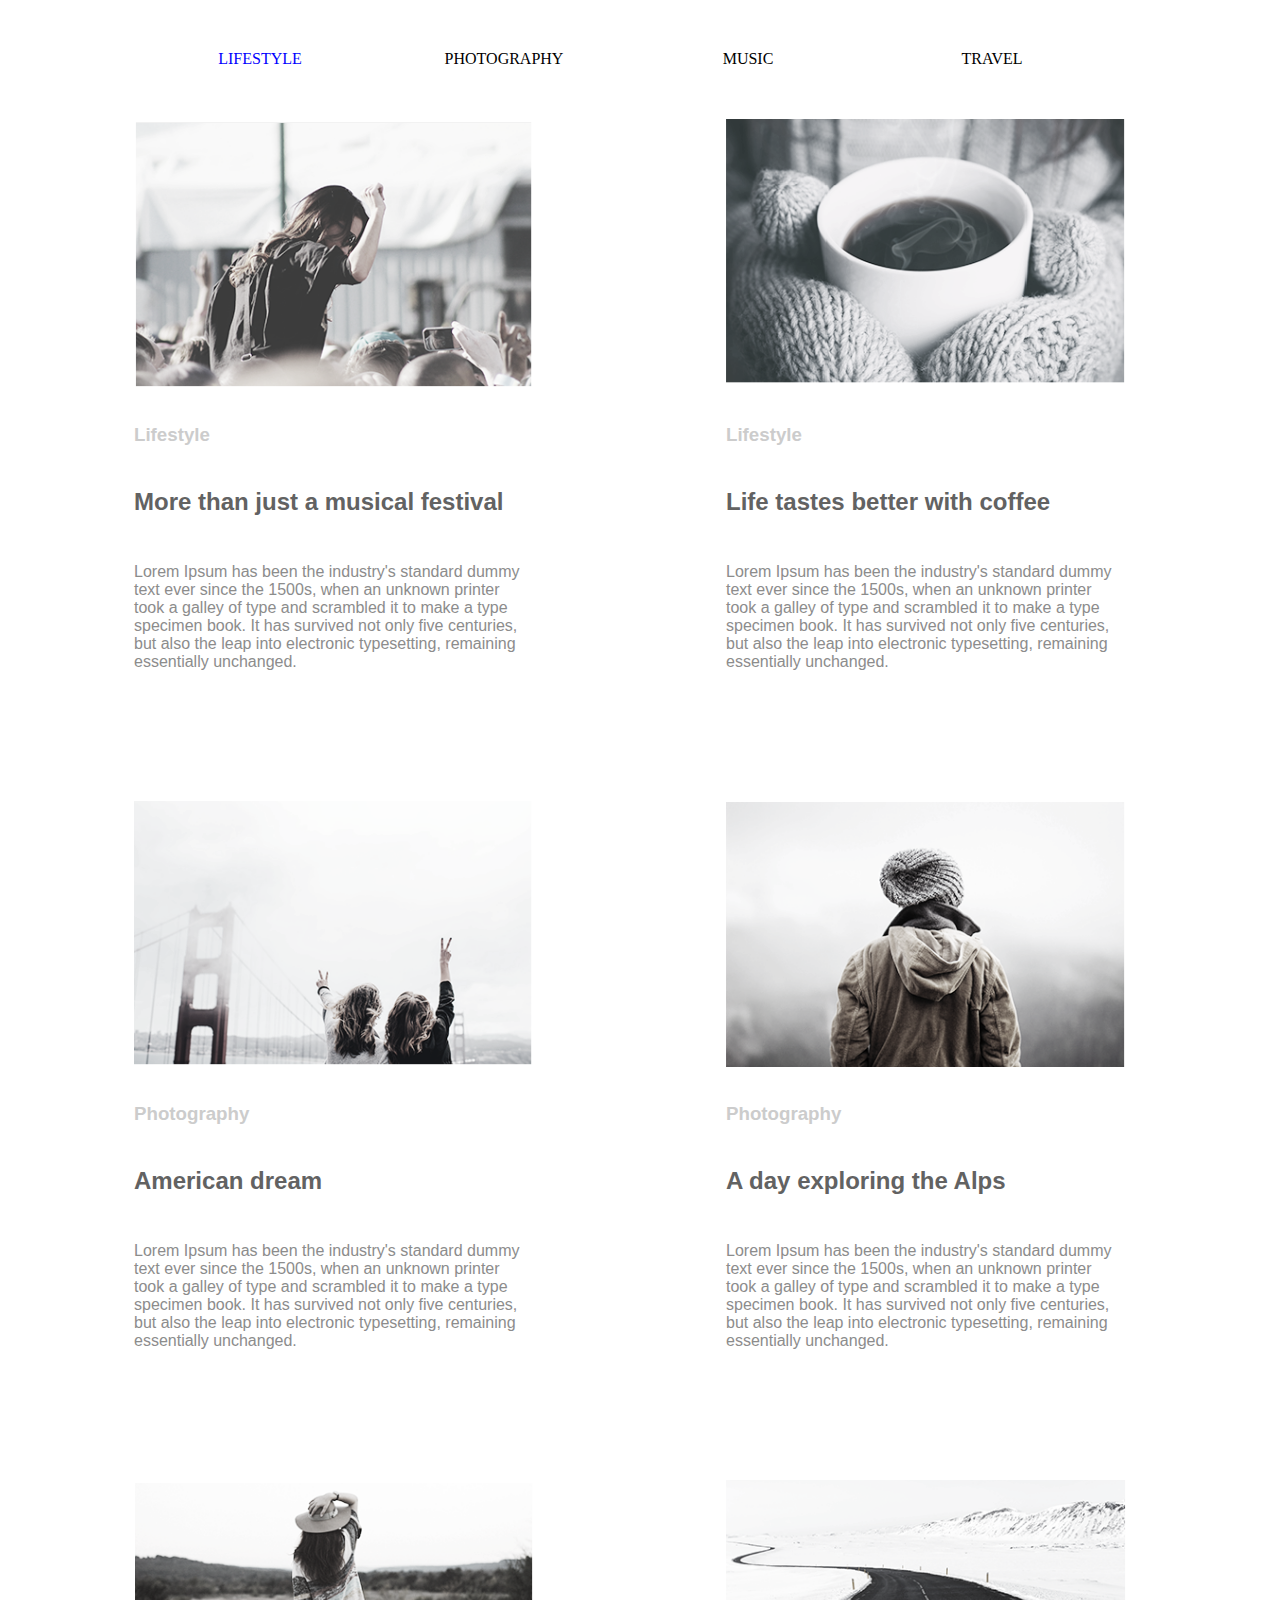
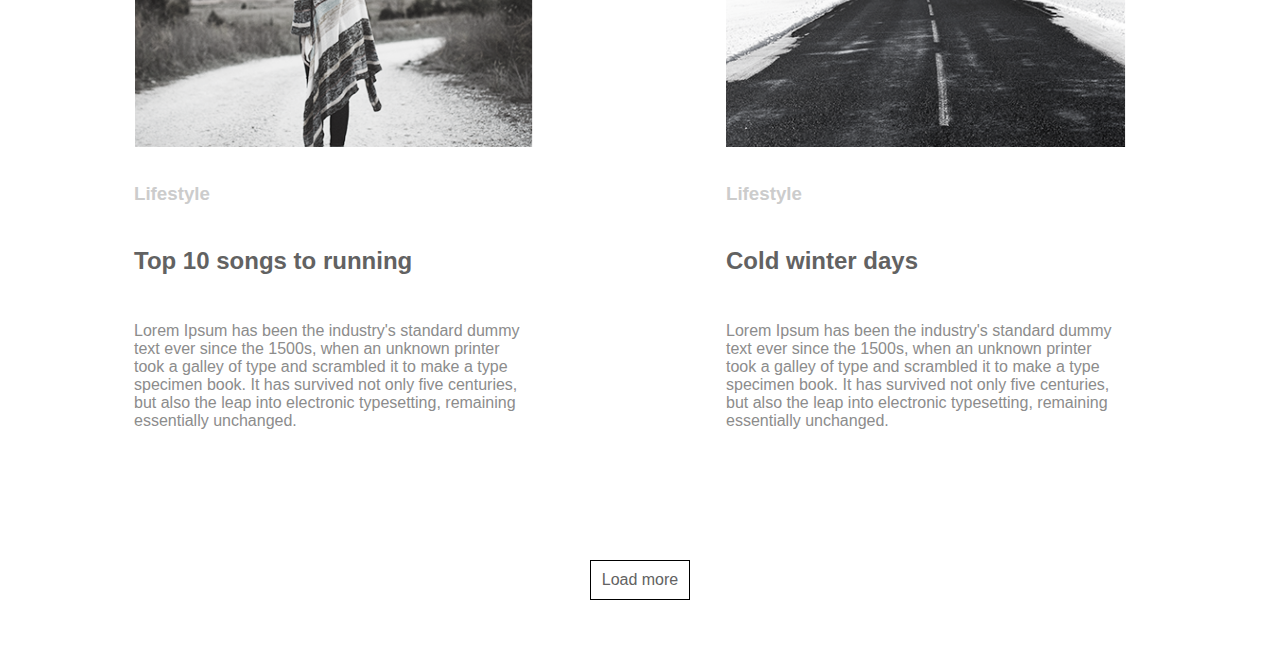
<file: homework-03/index.html>
<!DOCTYPE html>
<html lang="en">
<head>
    <meta charset="UTF-8">
    <title>Journal Page</title>
    <link href="https://fonts.googleapis.com/css?family=Open+Sans:300,400,600,700|Roboto:300,400,900" rel="stylesheet">
    <link rel="stylesheet" href="styles/journal.css">
</head>
<body>

<div class="wrapper">

    <header class="header">
        <nav class="headerFlexContainer">
            <ul class = "memu">
            <li class="menuFlexItem"><a href="#" class="current">Lifestyle</a></li>
            <li class="menuFlexItem"><a href="#" class="notCurrent">Photography</a></li>
            <li class="menuFlexItem"><a href="#" class="notCurrent">Music</a></li>
            <li class="menuFlexItem"><a href="#" class="notCurrent">Travel</a></li>
            </ul>
        </nav>
    </header>

<div class="AllArticlesConteiner">
<div class="ArticleItem">
    <div class="ArticleContiner">
        <img class="ArticleImage" src="img/Fest.png" alt="Fest">
        <h3 class="ArticleTitleGrey">Lifestyle</h3>
        <h2 class="ArticleTitle">More than just a musical festival</h2>
        <p class="ArticleText">Lorem Ipsum has been the industry's standard dummy text ever since
            the 1500s, when an unknown printer took a galley of type and scrambled it to make a type specimen book.
            It has survived not only five centuries, but also the leap into electronic typesetting,
            remaining essentially unchanged.</p>
    </div>
</div>
<div class="ArticleItem">
    <div class="ArticleContiner">
        <img class="ArticleImage" src="img/Coffee.png" alt="Coffee">
        <h3 class="ArticleTitleGrey">Lifestyle</h3>
        <h2 class="ArticleTitle">Life tastes better with coffee</h2>
        <p class="ArticleText">Lorem Ipsum has been the industry's standard dummy text ever since
            the 1500s, when an unknown printer took a galley of type and scrambled it to make a type specimen book.
            It has survived not only five centuries, but also the leap into electronic typesetting,
            remaining essentially unchanged.</p>
    </div>
</div>
<div class="ArticleItem">
    <div class="ArticleContiner">
        <img class="ArticleImage" src="img/Bridge.png" alt="Bridge">
        <h3 class="ArticleTitleGrey">Photography</h3>
        <h2 class="ArticleTitle">American dream</h2>
        <p class="ArticleText">Lorem Ipsum has been the industry's standard dummy text ever since
        the 1500s, when an
        unknown printer took a galley of type and scrambled it to make a type specimen book.
        It has survived not only five centuries, but also the leap into electronic typesetting,
        remaining essentially unchanged.</p>
    </div>
</div>
    <div class="ArticleItem">
    <div class="ArticleContiner">
        <img class="ArticleImage" src="img/Man.png" alt="Guy">
        <h3 class="ArticleTitleGrey">Photography</h3>
        <h2 class="ArticleTitle">A day exploring the Alps</h2>
        <p class="ArticleText">Lorem Ipsum has been the industry's standard dummy text ever since the
        1500s, when an unknown printer took a galley of type and scrambled it to make a type specimen book.
        It has survived not only five centuries, but also the leap into electronic typesetting,
        remaining essentially unchanged.</p>

    </div>
    </div>
    <div class="ArticleItem">
    <div class="ArticleContiner">
        <img class="ArticleImage" src="img/Hat.png" alt="SummerHat">
        <h3 class="ArticleTitleGrey">Lifestyle</h3>
        <h2 class="ArticleTitle">Top 10 songs to running</h2>
        <p class="ArticleText">Lorem Ipsum has been the industry's standard dummy text ever since the
        1500s, when an unknown printer took a galley of type and scrambled it to make a type specimen book.
        It has survived not only five centuries, but also the leap into electronic typesetting,
        remaining essentially unchanged.</p>
    </div>
    </div>
    <div class="ArticleItem">
    <div class="ArticleContiner">
        <img class="ArticleImage" src="img/Road.png" alt="Road">
        <h3 class="ArticleTitleGrey">Lifestyle</h3>
        <h2 class="ArticleTitle">Cold winter days</h2>
        <p class="ArticleText">Lorem Ipsum has been the industry's standard dummy text ever
        since the 1500s, when an unknown printer took a galley of type and scrambled it to make a type specimen book.
        It has survived not only five centuries, but also the leap into electronic typesetting,
        remaining essentially unchanged.</p>

    </div>
    </div>

</div>
<footer>
    <div class="btnCont">
        <div class="btnText">Load more</div>
    </div>
</footer>
</div>
</body>
</html>
</file>
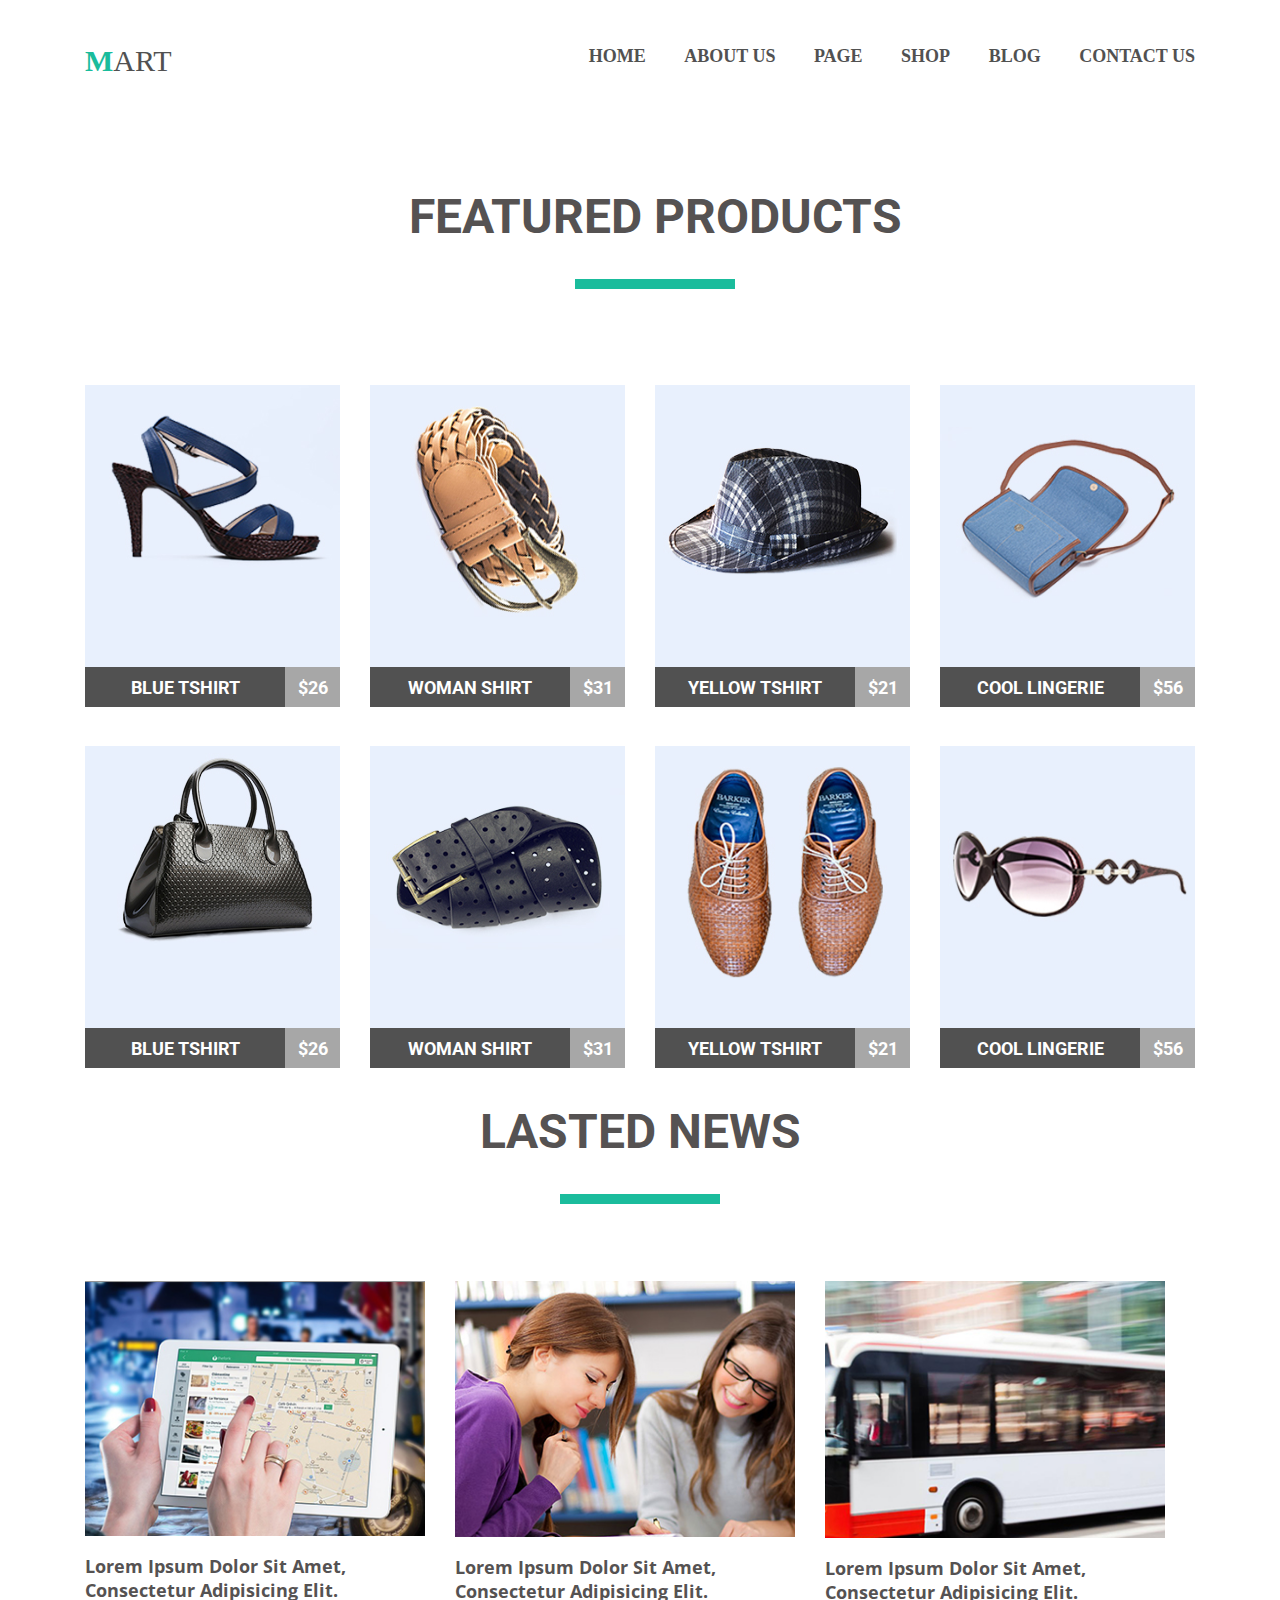
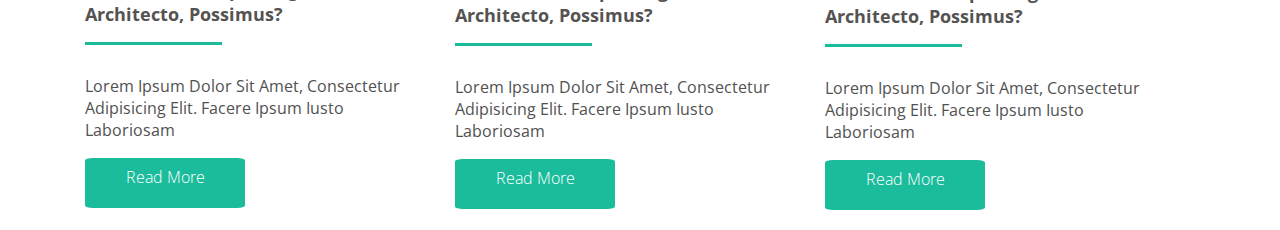
<file: homework-04/index.html>
<!DOCTYPE html>
<html lang="en">
<head>
    <meta charset="UTF-8">
    <title>Internet Store</title>
    <link href="https://fonts.googleapis.com/css?family=Open+Sans:300,400,600,700|Roboto:300,400,900" rel="stylesheet">
    <link rel="stylesheet" href="styles/storeCss.css">
</head>
<body>
<div class="wrapper clearfix">
    <header>
        <div class="header clearfix">
            <p class = "logo"><a href = "#">mart </a></p>
            <nav>
                <ul class="menu">
                    <li class="menuItem"><a href="#">home</a></li>
                    <li class="menuItem"><a href="#">about us</a></li>
                    <li class="menuItem"><a href="#">page</a></li>
                    <li class="menuItem"><a href="#">shop</a></li>
                    <li class="menuItem"><a href="#">blog</a></li>
                    <li class="menuItem"><a href="#">contact us</a></li>
                </ul>
            </nav>
        </div>
    </header>
    <main>
        <div class="products">
            <div class="contnetHeaders">
            <h2>featured products</h2>
            </div>
            <ul class="productsContent clearfix">
             <li class="storeItem">
            <div class="productItem">
                <img class="imageItem" src="img/Sandal.jpg" alt="Sandal">
                <p class="productsName">blue tshirt</p>
                <p class="price">$26</p>
            </div>
            </li>
                <li class="storeItem">
            <div class="productItem">
                <img class="imageItem"  src="img/Bolt.jpg" alt="Bolt">
                <p class="productsName clearfix">woman shirt</p>
                <p class="price">$31</p>
            </div>
                </li>
                <li class="storeItem">
            <div class="productItem">
                <img class="imageItem" src="img/Hat.jpg" alt="Hat">
                <p class="productsName clearfix">yellow tshirt</p>
                <p class="price">$21</p>
            </div>
                </li>
                <li class="storeItem">
            <div class="productItem">
                <img class="imageItem" src="img/Bag.jpg" alt="Blue woman bag">
                <p class="productsName clearfix">cool lingerie</p>
                <p class="price">$56</p>
            </div>
                </li>
                <li class="storeItem">
            <div class="productItem">
                <img class="imageItem" src="img/BlackBag.jpg" alt="Black woman bag">
                <p class="productsName clearfix">blue tshirt</p>
                <p class="price">$26</p>
            </div>
                </li>
                <li class="storeItem">
            <div class="productItem">
                <img class="imageItem" src="img/BlackBolt.jpg" alt="Black Bolt">
                <p class="productsName clearfix">woman shirt</p>
                <p class="price">$31</p>
            </div>
                </li>
                <li class="storeItem">
            <div class="productItem">
                <img class="imageItem" src="img/ManShoes.jpg" alt="Man Shoes">
                <p class="productsName clearfix">yellow tshirt</p>
                <p class="price">$21</p>
            </div>
                </li>
                <li class="storeItem">
            <div class="productItem">
                <img class="imageItem" src="img/Glas.jpg" alt="Glasses">
                <p class="productsName clearfix">cool lingerie</p>
                <p class="price">$56</p>
            </div>
                </li>
            </ul>
        </div>
        <div class="botContent">
            <h2 class="news">lasted news</h2>
            <div class="botArticleContainer">
                <ul class="article clearfix">
                    <li class="botArticle">
                        <div class="botItem">
                <img class="botImage" src="img/Navigator.jpg" alt="Navigator">
                <h4>Lorem ipsum dolor sit amet, consectetur adipisicing elit. Architecto, possimus?</h4>
                <p class="textBot">Lorem ipsum dolor sit amet, consectetur adipisicing elit. Facere ipsum iusto laboriosam </p>
                    <p class="button">Read More</p>
                        </div>
                    </li>
                <li class="botArticle">
                    <div class="botItem">
                    <img class="botImage" src="img/Girls.jpg" alt="Girls">
                    <h4>Lorem ipsum dolor sit amet, consectetur adipisicing elit. Architecto, possimus?</h4>
                    <p class="textBot">Lorem ipsum dolor sit amet, consectetur adipisicing elit. Facere ipsum iusto laboriosam </p>
                    <p class="button">Read More</p>
                    </div>
                </li>
                <li class="botArticle">
                    <div class="botItem">
                    <img class="botImage" src="img/Bus.jpg" alt="Bus">
                    <h4>Lorem ipsum dolor sit amet, consectetur adipisicing elit. Architecto, possimus?</h4>
                    <p class="textBot">Lorem ipsum dolor sit amet, consectetur adipisicing elit. Facere ipsum iusto laboriosam </p>
                    <p class="button">Read More</p>
                    </div>
                </li>
                </ul>
            </div>

        </div>
    </main>
</div>
</body>
</html>
</file>
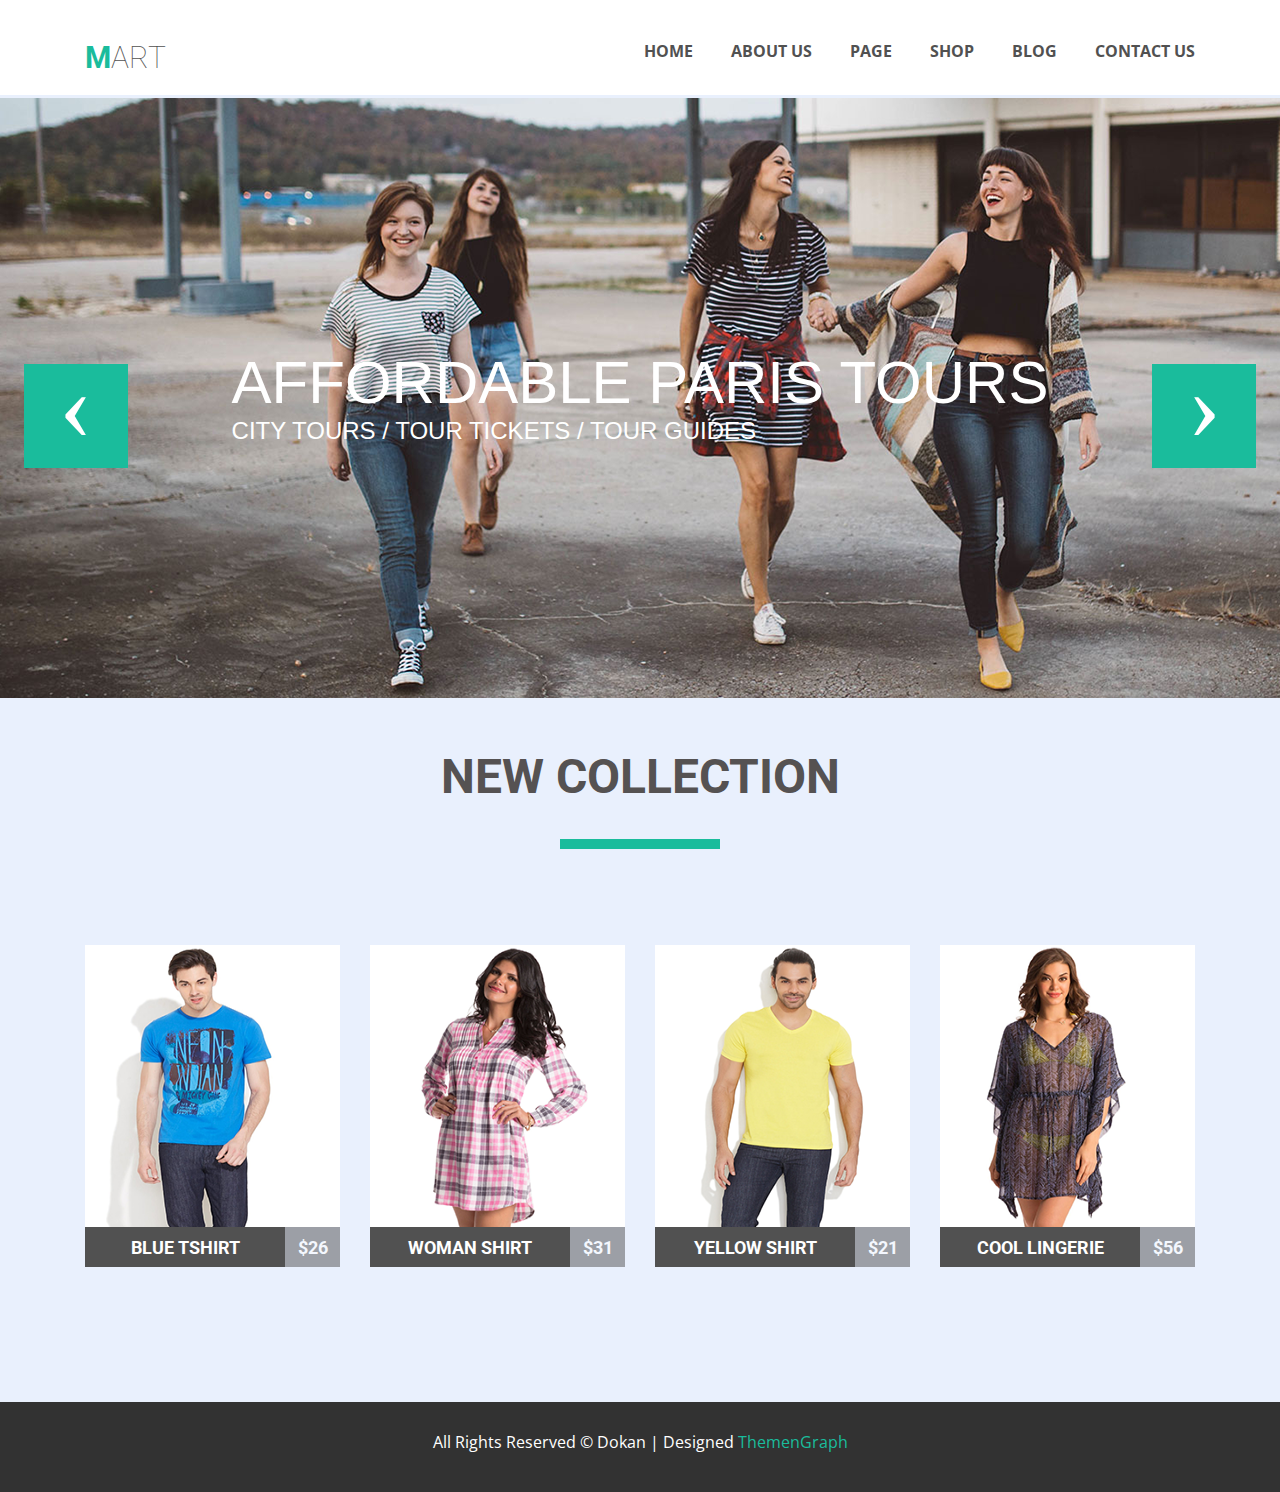
<file: homework-05/index.html>
<!DOCTYPE html>
<html lang="en">
<head>
    <meta charset="UTF-8">
    <title>Site Store</title>
    <link href="https://fonts.googleapis.com/css?family=Open+Sans:300,400,600,700|Roboto:300,400,900" rel="stylesheet">
    <link rel="stylesheet" href="styles/storeInet.css">
</head>
<body>
<div class="wrapperHeader">
    <div class="containerHeader">
        <header>
            <div class="header clearfix">
                <p class="logo"><a href="#">mart </a></p>
                <nav>
                    <ul class="menu">
                        <li class="menuItem"><a href="#">home</a></li>
                        <li class="menuItem"><a href="#">about us</a></li>
                        <li class="menuItem"><a href="#">page</a></li>
                        <li class="menuItem"><a href="#">shop</a></li>
                        <li class="menuItem"><a href="#">blog</a></li>
                        <li class="menuItem"><a href="#">contact us</a></li>
                    </ul>
                </nav>
            </div>
        </header>
    </div>
</div>
<main class="contextSite">
    <div class="wrapperBanner">
        <div class= "containerBan">
            <span class="buttonLeft"></span>
            <div class="containerBannerText">
                 <p class="bannerLink">AFFORDABLE PARIS TOURS</p>
                <span class="bannerText">CITY TOURS / TOUR TICKETS / TOUR GUIDES</span>
            </div>
            <span class="buttonRight"></span>
        </div>


    <div class="wrapperMain">
        <div class="containerMain">
        <article class="clothes">
        <h2>new collection</h2>
    </article>
    <section class="products">
        <ul class="Item clearfix">
            <li class="productItem">
                <div class="overlayContainer">
                    <div class="overlayBackground"></div>
                    <p class="overlayContent clearfix">
                        <span class="iconBord"> &#9825; </span>
                        <span class="iconBord"> &#10542;</span>
                        <span class="iconBord"> &#9991;</span>
                        <span class="iconBig">&#9878 add to cart</span>

                    </p>
                </div>
                <img class="imageItem" src="img/manBlue.png" alt="man" width="255" height="281">
                <p class="productsName">blue tshirt</p>
                <p class="price">$26</p>
            </li>
            <li class="productItem">
                <div class="overlayContainer">
                    <div class="overlayBackground"></div>
                    <p class="overlayContent clearfix">
                        <span class="iconBord"> &#9825; </span>
                        <span class="iconBord"> &#10542;</span>
                        <span class="iconBord"> &#9991;</span>
                        <span class="iconBig">&#9878 add to cart</span>

                    </p>
                </div>
                <img class="imageItem" src="img/womanPink.png" alt="woman" width="255" height="281">
                <p class="productsName">woman shirt</p>
                <p class="price">$31</p>
            </li>
            <li class="productItem">
                <div class="overlayContainer">
                    <div class="overlayBackground"></div>
                    <p class="overlayContent clearfix">
                        <span class="iconBord"> &#9825; </span>
                        <span class="iconBord"> &#10542;</span>
                        <span class="iconBord"> &#9991;</span>
                        <span class="iconBig">&#9878 add to cart</span>

                    </p>
                </div>
                <img class="imageItem" src="img/manYellow.png" alt="man" width="255" height="281">
                <p class="productsName">yellow shirt</p>
                <p class="price">$21</p>
            </li>
            <li class="productItem">
                <div class="overlayContainer">
                    <div class="overlayBackground"></div>
                    <p class="overlayContent clearfix">
                        <span class="iconBord"> &#9825; </span>
                        <span class="iconBord"> &#10542;</span>
                        <span class="iconBord"> &#9991;</span>
                        <span class="iconBig">&#9878 add to cart</span>

                    </p>
                </div>

                <img class="imageItem" src="img/womanGrey.png" alt="woman" width="255" height="281">
                <p class="productsName">cool lingerie</p>
                <p class="price">$56</p>
            </li>
        </ul>


    </section>
    </div>
    </div>
</main>
<footer class="mainFooterContainer">
        <p class="contactInformation">
            All Rights Reserved © Dokan | Designed <span class="nameDesigner">ThemenGraph</span>
        </p>
</footer>
</body>
</html>
</file>
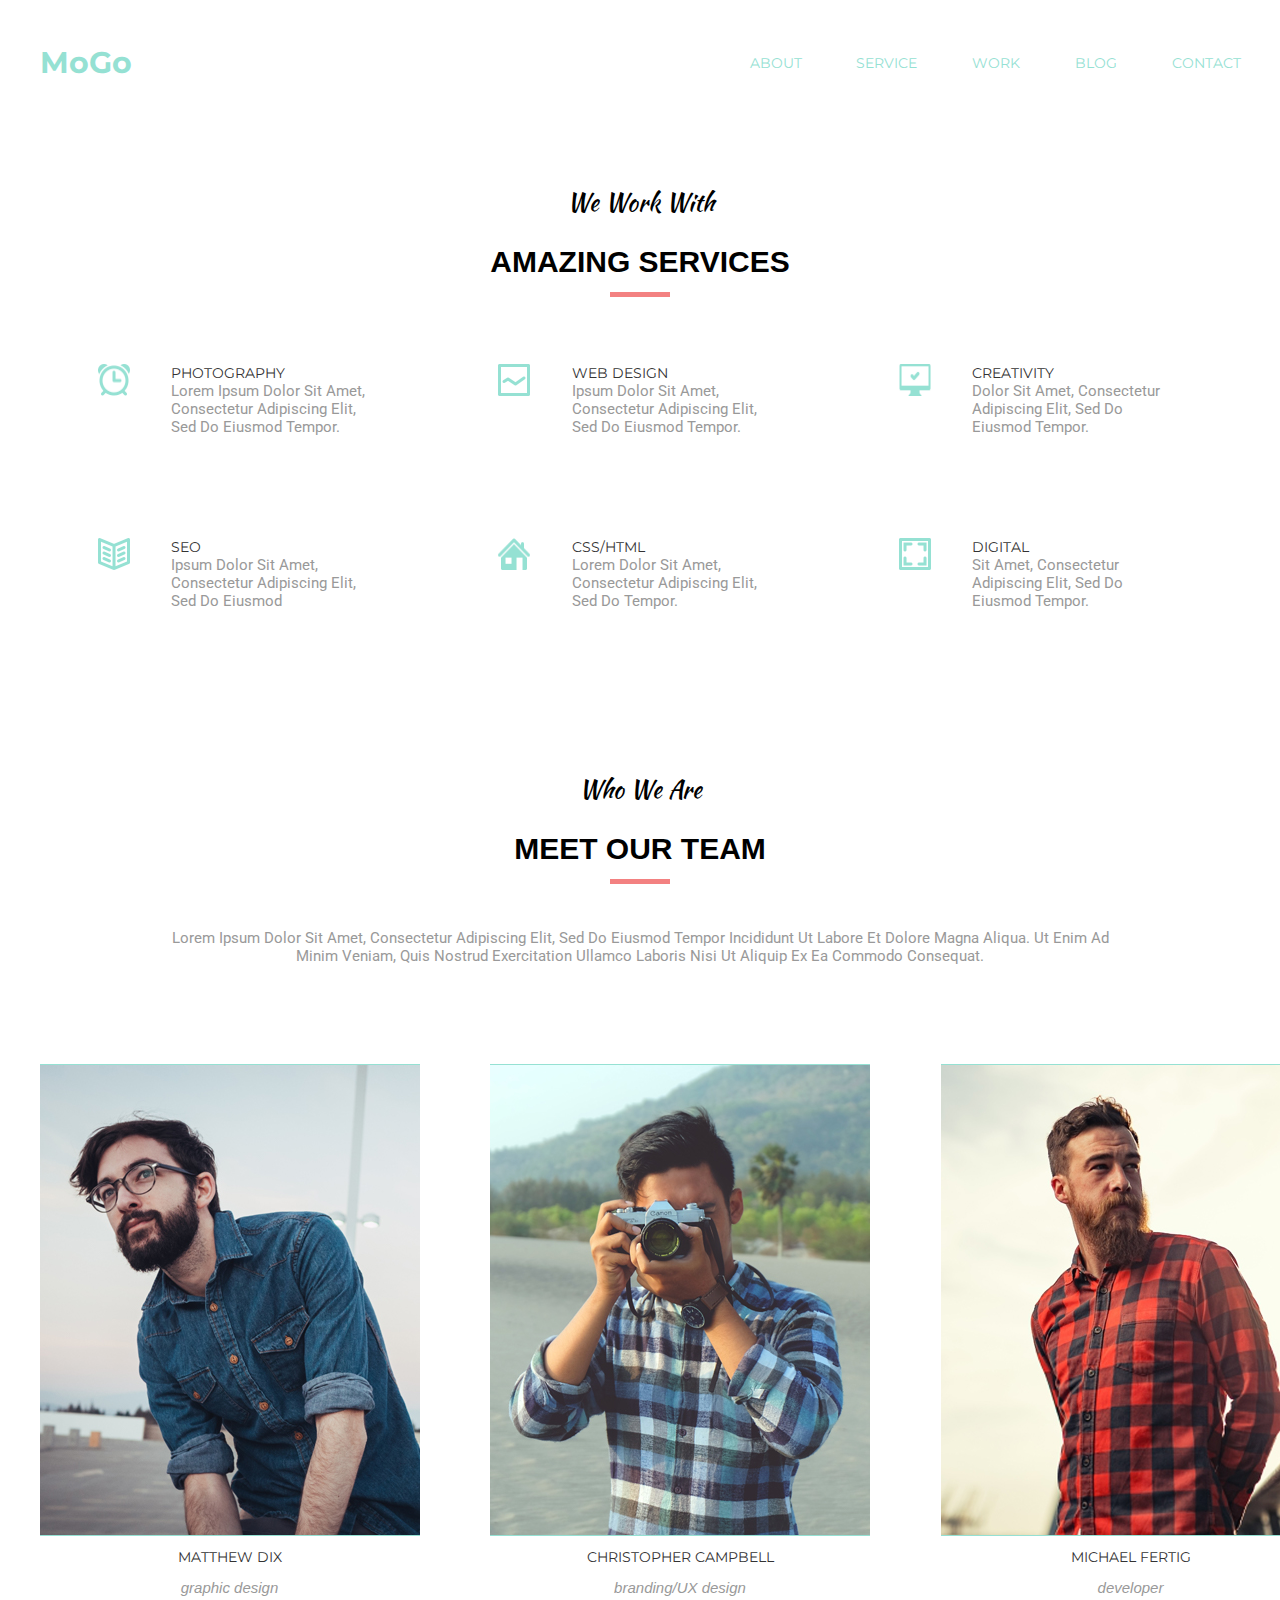
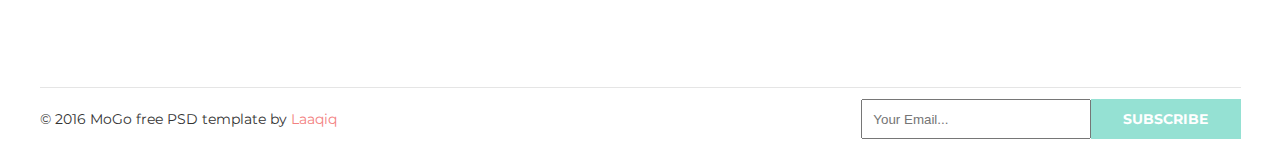
<file: homework-06/index.html>
<!DOCTYPE html>
<html lang="en">
<head>
    <meta charset="UTF-8">
    <title>Team Title</title>
    <link href="https://fonts.googleapis.com/css?family=Kaushan+Script|Montserrat:300,400,500,700|Roboto:300,400,500,700"
          rel="stylesheet">
    <style>
        @import "style/mainCss.css";
    </style>
</head>
<body>
<div class="wrapper">
    <header class="header">
        <span class="logo">MoGo</span>
        <nav>
            <ul class="menu">
                <li class="menu-Item">
                    <div class="menu-item-wrap"><a class="menu-Item-Link" href="#">about</a></div>
                </li>
                <li class="menu-Item"><a class="menu-Item-Link" href="#">service</a></li>
                <li class="menu-Item"><a class="menu-Item-Link" href="#">work</a></li>
                <li class="menu-Item"><a class="menu-Item-Link" href="#">blog</a></li>
                <li class="menu-Item"><a class="menu-Item-Link" href="#">contact</a></li>
            </ul>
        </nav>
    </header>
    <main>
        <section class="serviseSectionTitle">
            <h3 class="services-h3">we work with</h3>
            <h2 class="services-h2">amazing Services</h2>
        </section>

        <section class="services">
            <div class="list-of-services">
                <div class="servicePlate">
                    <img class="Service-logo" src="img/icons/ALARM.png">
                    <div class="Service-content">
                        <h6 class="serviceDescribe">photography </h6>
                        <p class="serviceText">lorem ipsum dolor sit amet, consectetur adipiscing elit, sed do eiusmod
                            tempor.</p>
                    </div>
                </div>
                <div class="servicePlate">
                    <img class="Service-logo" src="img/icons/LINE%20GRAPH.png">
                    <div class="Service-content">
                        <h6 class="serviceDescribe">web design</h6>
                        <p class="serviceText">ipsum dolor sit amet, consectetur adipiscing elit, sed do eiusmod
                            tempor.</p>
                    </div>
                </div>
                <div class="servicePlate"><img class="Service-logo" src="img/icons/COMPUTER%20_%20OK.png">
                    <div class="Service-content">
                        <h6 class="serviceDescribe">creativity</h6>
                        <p class="serviceText">dolor sit amet, consectetur adipiscing elit, sed do eiusmod
                            tempor.</p>
                    </div>
                </div>
                <div class="servicePlate"><img class="Service-logo" src="img/icons/BOOK%202.png">
                    <div class="Service-content">
                        <h6 class="serviceDescribe">seo</h6>
                        <p class="serviceText">ipsum dolor sit amet, consectetur adipiscing elit, sed do
                            eiusmod</p></div>
                </div>
                <div class="servicePlate"><img class="Service-logo" src="img/icons/HOME.png">
                    <div class="Service-content">
                        <h6 class="serviceDescribe">css/html</h6>
                        <p class="serviceText">lorem dolor sit amet, consectetur adipiscing elit, sed do
                            tempor.</p></div>
                </div>
                <div class="servicePlate"><img class="Service-logo" src="img/icons/IMAGE.png">
                    <div class="Service-content">
                        <h6 class="serviceDescribe">digital</h6>
                        <p class="serviceText">sit amet, consectetur adipiscing elit, sed do eiusmod tempor.</p>
                    </div>
                </div>
            </div>
        </section>


        <section class="teamSectionTitle">
            <h3 class="title-h3">who we are</h3>
            <h2 class="title-h2">meet our team</h2>
            <p class="teamSectionText">lorem ipsum dolor sit amet, consectetur adipiscing elit, sed do eiusmod tempor
                incididunt ut labore et
                dolore magna aliqua. Ut enim ad minim veniam, quis nostrud exercitation ullamco laboris nisi ut aliquip
                ex ea commodo consequat. </p>
        </section>


        <section class="team">
            <div class="team-container">
                <div class="team-container-item">
                    <div class="team-container-overlay-container">
                        <div class="team-container-overlay-background"></div>
                        <div class="team-container-overlay-content">
                            <div class="backgroundOverlayIcon">
                                <a href="#"><img class="overlayIcons" src="img/icons/facebook.png" width="13"
                                                 height="26"></a>
                            </div>
                            <div class="backgroundOverlayIcon">
                                <a href="#"><img class="overlayIcons" src="img/icons/twitter.png" width="26"
                                                 height="22"></a>
                            </div>
                            <div class="backgroundOverlayIcon">
                                <a href="#"><img class="overlayIcons" src="img/icons/pinterest.png" width="21"
                                                 height="26"></a>
                            </div>
                            <div class="backgroundOverlayIcon">
                                <a href="#"><img class="overlayIcons" src="img/icons/instagram.png" width="26"
                                                 height="26"></a>
                            </div>
                        </div>
                        <div class="team-container-overlay-background-back"></div>
                    </div>
                    <div class="team-item">
                        <img class="teamImage" src="img/JeensMan.jpg" alt="man">
                        <span class="name">matthew dix</span>
                        <span class="occupation">graphic design</span>
                    </div>
                </div>

                <div class="team-container-item">
                    <div class="team-container-overlay">
                        <div class="team-container-overlay-background"></div>
                        <div class="team-container-overlay-content">
                            <div class="backgroundOverlayIcon">
                                <a href="#"><img class="overlayIcons" src="img/icons/facebook.png" width="13"
                                                 height="26"></a>
                            </div>
                            <div class="backgroundOverlayIcon">
                                <a href="#"><img class="overlayIcons" src="img/icons/twitter.png" width="26"
                                                 height="22"></a>
                            </div>
                            <div class="backgroundOverlayIcon">
                                <a href="#"><img class="overlayIcons" src="img/icons/pinterest.png" width="21"
                                                 height="26"></a>
                            </div>
                            <div class="backgroundOverlayIcon">
                                <a href="#"><img class="overlayIcons" src="img/icons/instagram.png" width="26"
                                                 height="26"></a>
                            </div>
                        </div>
                        <div class="team-container-overlay-background-back"></div>
                    </div>
                    <div class="team-item">
                        <img class="teamImage" src="img/PhotoMan.jpg" alt="man">
                        <span class="name">christopher campbell</span>
                        <span class="occupation">branding/UX design</span>
                    </div>
                </div>

                <div class="team-container-item">
                    <div class="team-container-overlay">
                        <div class="team-container-overlay-background"></div>
                        <div class="team-container-overlay-content">
                            <div class="backgroundOverlayIcon">
                                <a href="#"><img class="overlayIcons" src="img/icons/facebook.png" width="13"
                                                 height="26"></a>
                            </div>
                            <div class="backgroundOverlayIcon">
                                <a href="#"><img class="overlayIcons" src="img/icons/twitter.png" width="26"
                                                 height="22"></a>
                            </div>
                            <div class="backgroundOverlayIcon">
                                <a href="#"><img class="overlayIcons" src="img/icons/pinterest.png" width="21"
                                                 height="26"></a>
                            </div>
                            <div class="backgroundOverlayIcon">
                                <a href="#"><img class="overlayIcons" src="img/icons/instagram.png" width="26"
                                                 height="26"></a>
                            </div>
                        </div>
                        <div class="team-container-overlay-background-back"></div>
                    </div>
                    <div class="team-item">
                        <img class="teamImage" src="img/BearMan.jpg" alt="man">
                        <span class="name">michael fertig</span>
                        <span class="occupation">developer</span>
                    </div>
                </div>
            </div>


        </section>
    </main>
    <footer class="footer">
        <span class="footer-span">© 2016 MoGo free PSD template by <span class="footer-green">Laaqiq</span></span>
        <div class="footer-email">
            <p><input class="Mail-input" placeholder="   Your Email..."></p>
            <button class="btn">subscribe</button>
        </div>
    </footer>
</div>

</body>
</html>
</file>
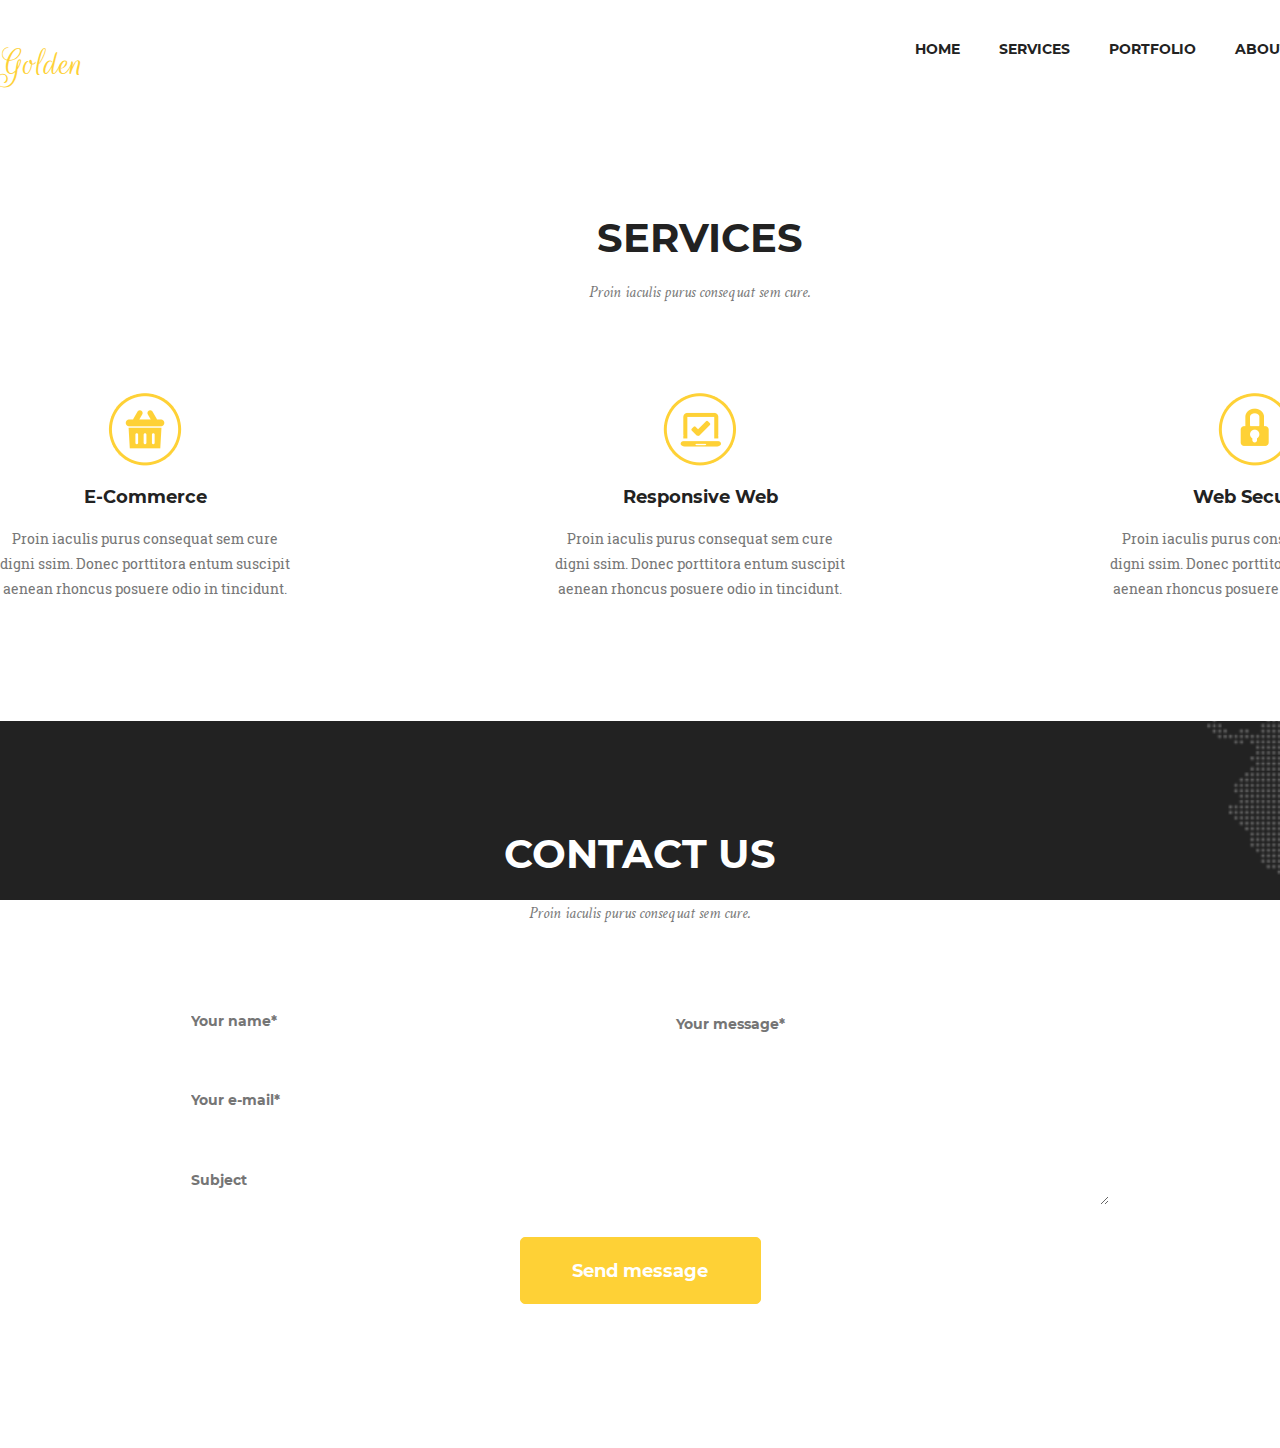
<file: homework-07/index.html>
<!DOCTYPE html>
<html lang="en">
<head>
    <meta charset="UTF-8">
    <title>Contact Page</title>
    <link href="https://fonts.googleapis.com/css?family=Rouge+Script" rel="stylesheet">
    <link href="https://fonts.googleapis.com/css?family=Crimson+Text:400i" rel="stylesheet">
    <link rel="stylesheet" href="styles/main.css">
</head>
<body>
<div class="wrapper">
    <div class="container-services">
        <header class="header">
            <span class="logo">golden</span>
            <nav>
                <ul class="menu">
                    <li class="menu-Item"><a class="menu-Item-Link" href="#">home</a></li>
                    <li class="menu-Item"><a class="menu-Item-Link" href="#">services</a></li>
                    <li class="menu-Item"><a class="menu-Item-Link" href="#">portfolio</a></li>
                    <li class="menu-Item"><a class="menu-Item-Link" href="#">about</a></li>
                    <li class="menu-Item"><a class="menu-Item-Link" href="#">contact</a></li>
                </ul>
            </nav>
        </header>
        <main>
            <section class="services-part">
                <div class="title-container">
                    <h2 class="title title-main">services</h2>
                    <p class="subtitle">Proin iaculis purus consequat sem cure.</p>
                </div>
                <div class="services-list">
                    <div class="services-list-container">
                        <img class="services-image" src="img/backet.png" width="74" height="73">
                        <div class="service-content">
                            <span class="services-item-title">E-Commerce</span>
                            <p class="services-describe">Proin iaculis purus consequat sem cure
                                digni ssim. Donec porttitora entum suscipit
                                aenean rhoncus posuere odio in tincidunt.</p>
                        </div>
                    </div>
                    <div class="services-list-container">
                        <img class="services-image" src="img/clock.png" width="74" height="73">
                        <div class="service-content">
                            <span class="services-item-title">Responsive Web</span>
                            <p class="services-describe">Proin iaculis purus consequat sem cure
                                digni ssim. Donec porttitora entum suscipit
                                aenean rhoncus posuere odio in tincidunt.</p>
                        </div>
                    </div>
                    <div class="services-list-container">
                        <img class="services-image" src="img/lock.png" width="74" height="73">
                        <div class="service-content">
                            <span class="services-item-title">Web Security</span>
                            <p class="services-describe">Proin iaculis purus consequat sem cure
                                digni ssim. Donec porttitora entum suscipit
                                aenean rhoncus posuere odio in tincidunt.</p>
                        </div>
                    </div>
                </div>
            </section>
        </main>
    </div>
</div>
<div class="wrapper-footer">
    <div class="container-footer">
        <section class="contact-us">
            <div class="title-container-footer">
                <h2 class="title title-footer">contact us</h2>
                <p class="subtitle">Proin iaculis purus consequat sem cure.</p>
            </div>
            <div class="forms-list">
                <form class="contact-form" action="#">
                    <div class="flex-footer-container">
                        <div class="flex-direction">
                            <div class="flex-fields">
                                <input class="field" type="text" name="name" placeholder="Your name*" required
                                       autocomplete="off">
                                <input class="field" type="email" name="e-mail" placeholder="Your e-mail*" required
                                       autocomplete="off">
                                <input class="field" type="text" name="subject" placeholder="Subject">
                            </div>
                            <textarea class="textarea" name="message" placeholder="Your message*"
                                      required></textarea>
                        </div>
                        <button class="btn" formmethod="post" formaction="#" type="submit">Send message</button>
                    </div>
                </form>
            </div>
        </section>
    </div>
</div>
</body>
</html>
</file>
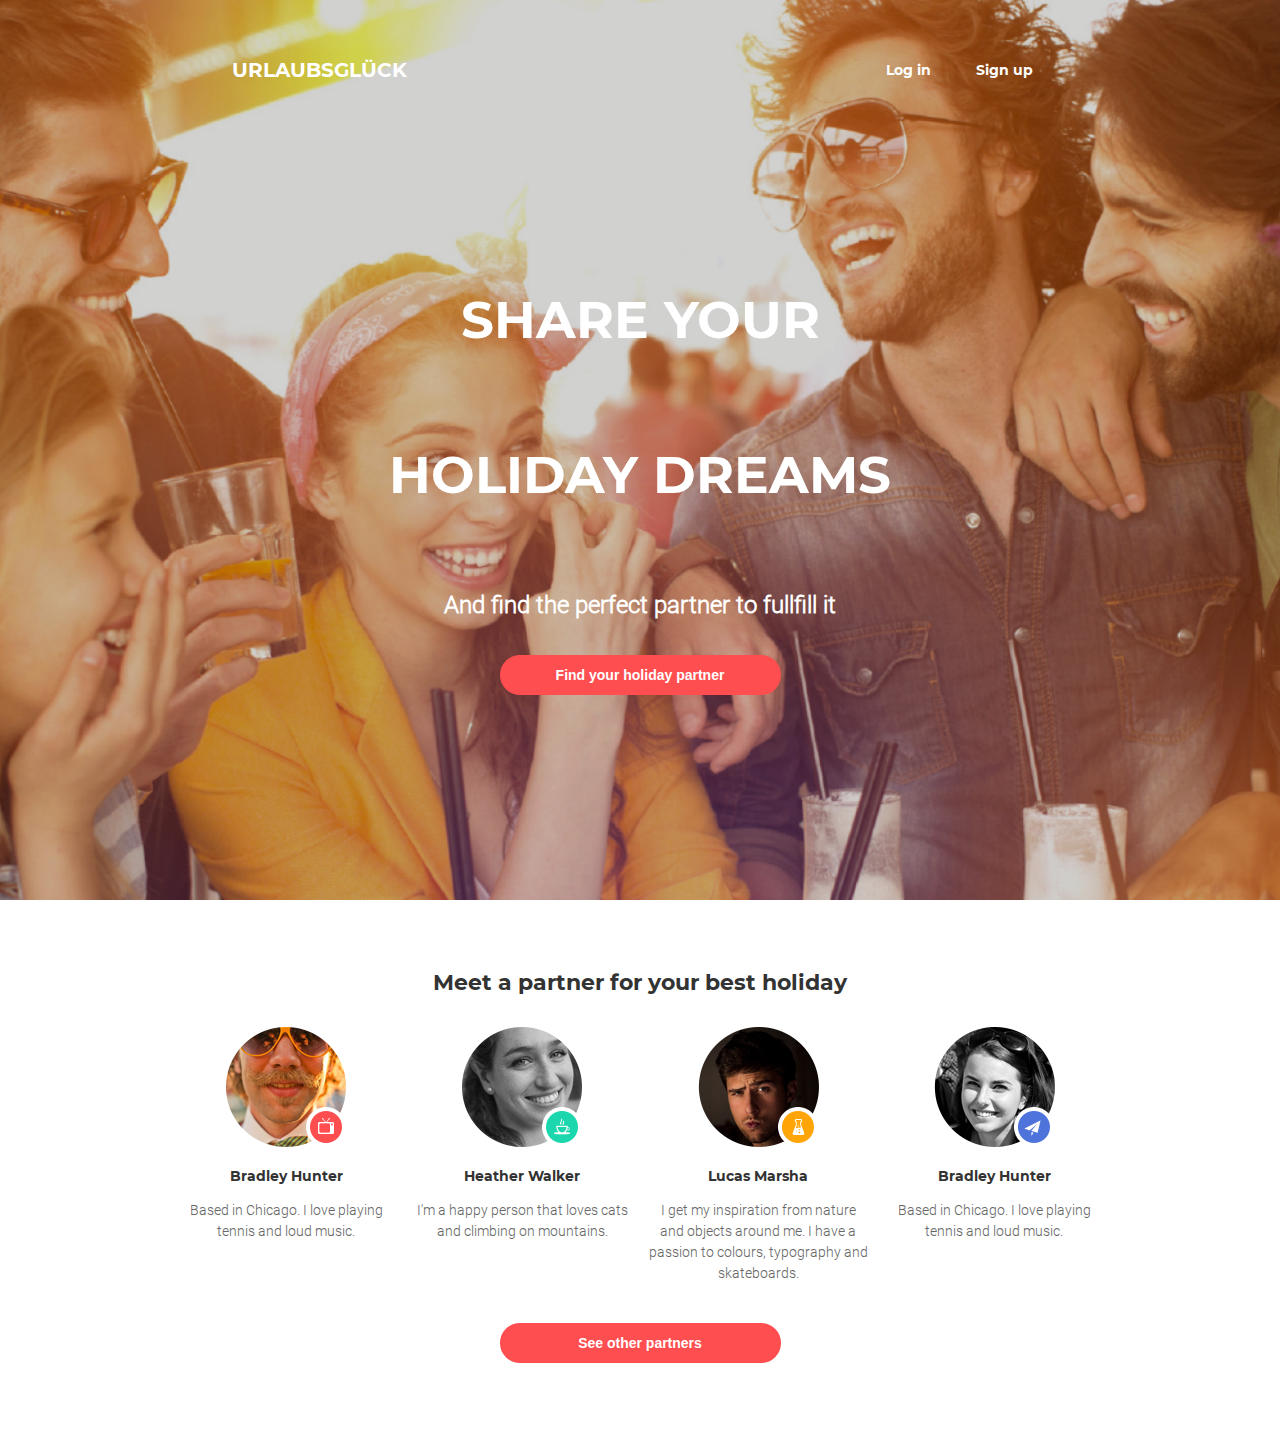
<file: homework-08/index.html>
<!DOCTYPE html>
<html lang="en">
<head>
    <meta charset="UTF-8">
    <meta name="viewport" content="width=device-width, initial-scale=1.0">
    <title>Humans Page</title>
    <link rel="stylesheet" href="styles/main.css">
</head>
<body>
<div class="wrapper">
    <div class="container-main-information">
        <header class="header">
            <span class="logo">URLAUBSGLÜCK</span>
            <nav>
                <ul class="menu">
                    <li class="menu-Item"><a class="menu-Item-Link" href="#">Log in</a></li>
                    <li class="menu-Item"><a class="menu-Item-Link" href="#">Sign up</a></li>
                </ul>
            </nav>
        </header>
        <div class="banner-container">
            <h1 class="site-title">Share your<br>
                holiday dreams</h1>
            <h3 class="site-subtitle">And find the perfect partner to fullfill it</h3>
            <button class="btn" type="button" formmethod="get" formaction="#">Find your holiday partner</button>
        </div>
    </div>
</div>
<div class="wrapper-team">
    <div class="container-team">
    <h2 class="team-title">Meet a partner for your best holiday</h2>
        <div class="team-part">
            <div class="team-item">
                <div class="team-image-container">
                <img class="person-photo" src="img/man-glasses.png">
                <img class="person-logo" src="img/tv.png">
                </div>
                <span class="person-title">Bradley Hunter</span>
                <p class="person-text">Based in Chicago. I love playing tennis and loud music.</p>
            </div>
            <div class="team-item">
                <div class="team-image-container">
                <img class="person-photo" src="img/Joli.png">
                <img class="person-logo" src="img/tea.png">
                </div>
                <span class="person-title">Heather Walker</span>
                <p class="person-text">I'm a happy person that loves cats and climbing on mountains.</p>
            </div>
            <div class="team-item">
                <div class="team-image-container">
                <img class="person-photo" src="img/man.png">
                <img class="person-logo" src="img/chemic.png">
                </div>
                <span class="person-title">Lucas Marsha</span>
                <p class="person-text">I get my inspiration from nature and objects around me. I have a passion to colours, typography and skateboards.</p>
            </div>
            <div class="team-item">
                <div class="team-image-container">
                <img class="person-photo" src="img/woman-glasses.png">
                <img class="person-logo" src="img/telega.png">
                </div>
                <span class="person-title">Bradley Hunter</span>
                <p class="person-text">Based in Chicago. I love playing tennis and loud music.</p>
            </div>
        </div>
        <button class="btn-team" type="button" formmethod="get" formaction="#">See other partners</button>
    </div>
</div>
</body>
</html>
</file>
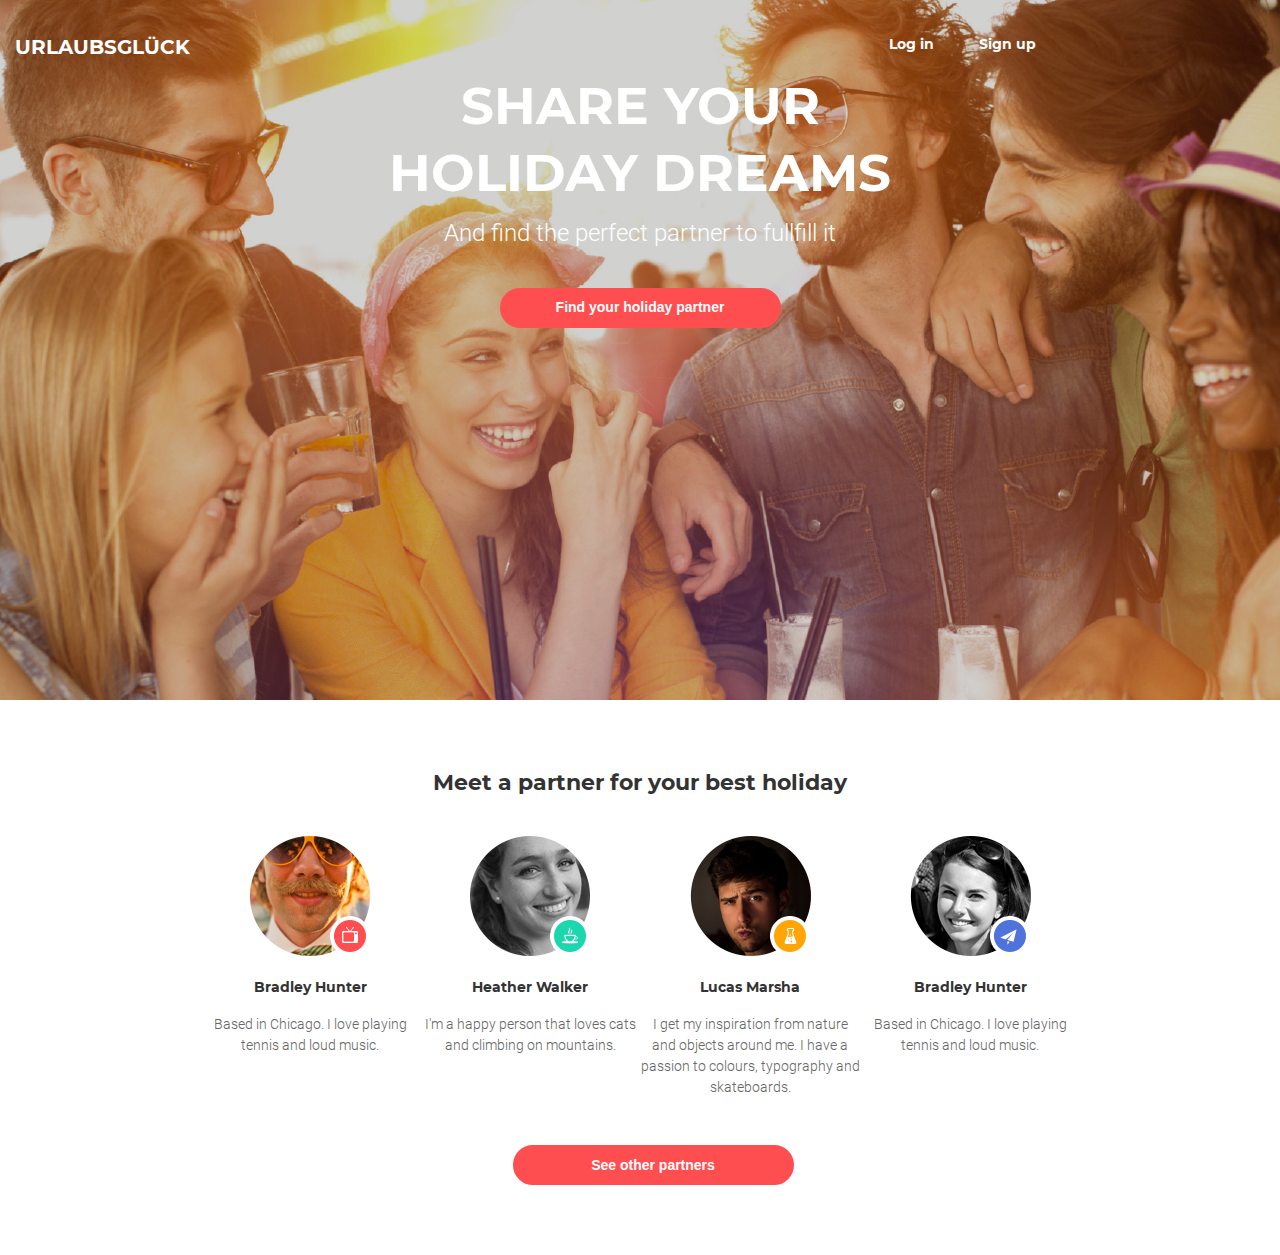
<file: homework-09/index.html>
<!DOCTYPE html>
<html lang="en">
<head>
    <meta charset="UTF-8">
    <meta name="viewport" content="width=device-width, initial-scale=1.0">
    <meta http-equiv="X-UA-Compatible" content="ie=edge">
    <title>Human Page</title>
    <link rel="stylesheet" href="styles/bootstrap.min.css"
          integrity="sha384-WskhaSGFgHYWDcbwN70/dfYBj47jz9qbsMId/iRN3ewGhXQFZCSftd1LZCfmhktB" crossorigin="anonymous">
    <link rel="stylesheet" href="styles/main.css">
</head>
<body>
<div class="container-fluid">
    <header class="header d-flex flex-column-reverse d-md-flex flex-md-wrap d-sm-flex flex-sm-column flex-lg-nowrap">
        <div class="row order-1 order-sm-1 col-12 col-sm-12 col-md-11 col-lg-11 justify-content-sm-between">
            <span class="logo order-2 order-sm-1 order-md-1 col-sm-3">URLAUBSGLÜCK</span>
            <div class="col-12 col-sm-4 col-lg-3 order-1  order-sm-2 order-lg-2">
                <nav>
                    <ul class="menu">
                        <li class="menu-Item"><a class="menu-Item-Link" href="#">Log in</a></li>
                        <li class="menu-Item"><a class="menu-Item-Link signup" href="#">Sign up</a></li>
                    </ul>
                </nav>
            </div>
        </div>
        <div class="row justify-content-center order-sm-2 middle-container justify-content-lg-center">
            <div class="col-12 col-sm-12 col-md-12 col-lg-12">
                <div class="row justify-content-center">
                    <div class="col-12 col-sm-12 col-md-12 col-lg-12 site-title-container">
                        <h1 class="site-title">Share your<br>
                            holiday dreams</h1>
                        <h3 class="site-subtitle">And find the perfect partner to fullfill it</h3>
                    </div>
                    <div class="row">
                        <div class="col-12 col-sm-6 col-lg-3">
                            <button class="btn" type="button" formmethod="get" formaction="#">Find your holiday
                                partner
                            </button>
                        </div>
                    </div>
                </div>
            </div>
        </div>
    </header>
</div>

<div class="container team">
    <div class="row">
        <div class="col-12 col-sm-12 col-lg-12">
            <h2 class="team-title">Meet a partner for your best holiday</h2>
        </div>
    </div>
    <div class="row">
        <div class="col-12 col-sm-8 col-lg-12 d-sm-flex flex-sm-wrap d-lg-flex flex-lg-nowrap justify-content-lg-center team-items-container">
            <div class="team-item">
                <div class="team-image-container">
                    <img class="person-photo" src="img/man-glasses.png">
                    <img class="person-logo" src="img/tv.png">
                </div>
                <span class="person-title">Bradley Hunter</span>
                <p class="person-text">Based in Chicago. I love playing tennis and loud
                    music.</p>
            </div>
            <div class="team-item">
                <div class="team-image-container">
                    <img class="person-photo" src="img/Joli.png">
                    <img class="person-logo" src="img/tea.png">
                </div>
                <span class="person-title">Heather Walker</span>
                <p class="person-text">I'm a happy person that loves cats and climbing
                    on
                    mountains.</p>
            </div>
            <div class="team-item">
                <div class="team-image-container">
                    <img class="person-photo" src="img/man.png">
                    <img class="person-logo" src="img/chemic.png">
                </div>
                <span class="person-title">Lucas Marsha</span>
                <p class="person-text">I get my inspiration from nature and objects
                    around
                    me. I have a passion to colours, typography and skateboards.</p>
            </div>
            <div class="team-item">
                <div class="team-image-container">
                    <img class="person-photo" src="img/woman-glasses.png">
                    <img class="person-logo" src="img/telega.png">
                </div>
                <span class="person-title">Bradley Hunter</span>
                <p class="person-text">Based in Chicago. I love playing tennis and loud
                    music.</p>
            </div>
        </div>
    </div>
    <div class="row justify-content-center">
        <div class="col-12 col-sm-4 col-lg-3">
            <button class="btn" type="button" formmethod="get" formaction="#">See other partners
            </button>
        </div>
    </div>
</div>

</body>
</html>
</file>
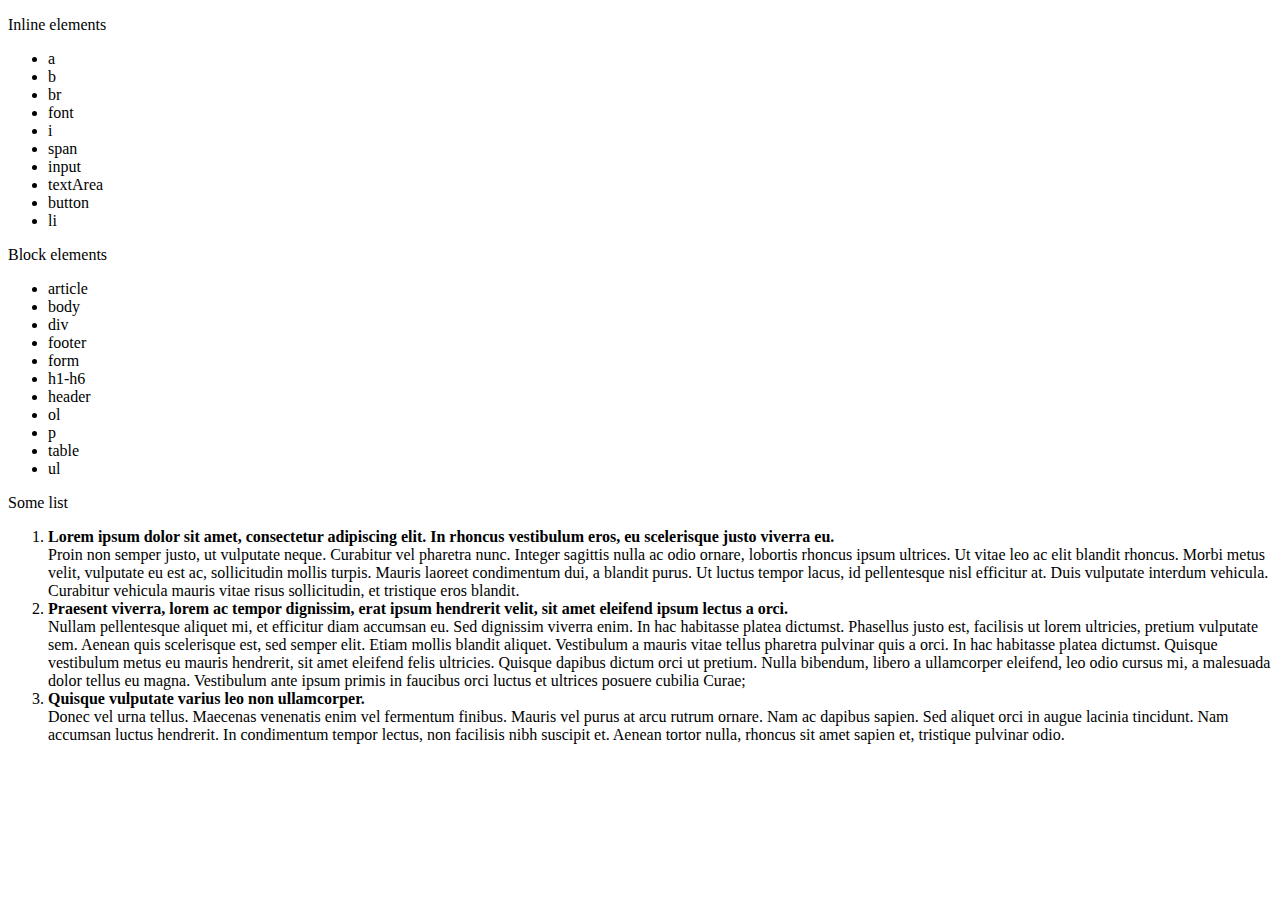
<file: homework-01-02/AdditionTasks.html>
<!DOCTYPE html>
<html lang="en">
<head>
    <meta charset="UTF-8">
    <title>Lists</title>
</head>
<body>
<div name = "Inline elements">
    <p>Inline elements</p>
    <ul>
        <li>a</li>
        <li>b</li>
        <li>br</li>
        <li>font</li>
        <li>i</li>
        <li>span</li>
        <li>input</li>
        <li>textArea</li>
        <li>button</li>
        <li>li</li>

    </ul>
</div>
<div name = "Block elements">
    <p>Block elements</p>

    <ul>
        <li>article</li>
        <li>body</li>
        <li>div</li>
        <li>footer</li>
        <li>form</li>
        <li>h1-h6</li>
        <li>header</li>
        <li>ol</li>
        <li>p</li>
        <li>table</li>
        <li>ul</li>


    </ul>

</div>
<div name  = Numbered list>
    <p>Some list</p>
    <ol>
        <li><b>Lorem ipsum dolor sit amet, consectetur adipiscing elit. In rhoncus vestibulum eros, eu scelerisque justo viverra eu.</b><br>Proin non semper justo, ut vulputate neque.
            Curabitur vel pharetra nunc. Integer sagittis nulla ac odio ornare, lobortis rhoncus ipsum ultrices.
            Ut vitae leo ac elit blandit rhoncus. Morbi metus velit, vulputate eu est ac, sollicitudin mollis turpis.
            Mauris laoreet condimentum dui, a blandit purus. Ut luctus tempor lacus, id pellentesque nisl efficitur at.
            Duis vulputate interdum vehicula. Curabitur vehicula mauris vitae risus sollicitudin, et tristique eros blandit.</li>
        <li><b>Praesent viverra, lorem ac tempor dignissim, erat ipsum hendrerit velit, sit amet eleifend ipsum lectus a orci.</b><br>
            Nullam pellentesque aliquet mi, et efficitur diam accumsan eu. Sed dignissim viverra enim. In hac habitasse platea dictumst.
            Phasellus justo est, facilisis ut lorem ultricies, pretium vulputate sem. Aenean quis scelerisque est, sed semper elit. Etiam mollis blandit aliquet. Vestibulum a mauris vitae tellus pharetra pulvinar quis a orci. In hac habitasse platea dictumst. Quisque vestibulum metus eu mauris hendrerit, sit amet eleifend felis ultricies. Quisque dapibus dictum orci ut pretium. Nulla bibendum, libero a ullamcorper eleifend, leo odio cursus mi, a malesuada dolor tellus eu magna.
            Vestibulum ante ipsum primis in faucibus orci luctus et ultrices posuere cubilia Curae;</li>
        <li><b>Quisque vulputate varius leo non ullamcorper.</b><br>Donec vel urna tellus. Maecenas venenatis enim vel fermentum finibus. Mauris vel purus at arcu rutrum ornare. Nam ac dapibus sapien. Sed aliquet orci in augue lacinia tincidunt. Nam accumsan luctus hendrerit. In condimentum tempor lectus, non facilisis nibh suscipit et.
            Aenean tortor nulla, rhoncus sit amet sapien et, tristique pulvinar odio.</li>
    </ol>
</div>

</body>
</html>
</file>
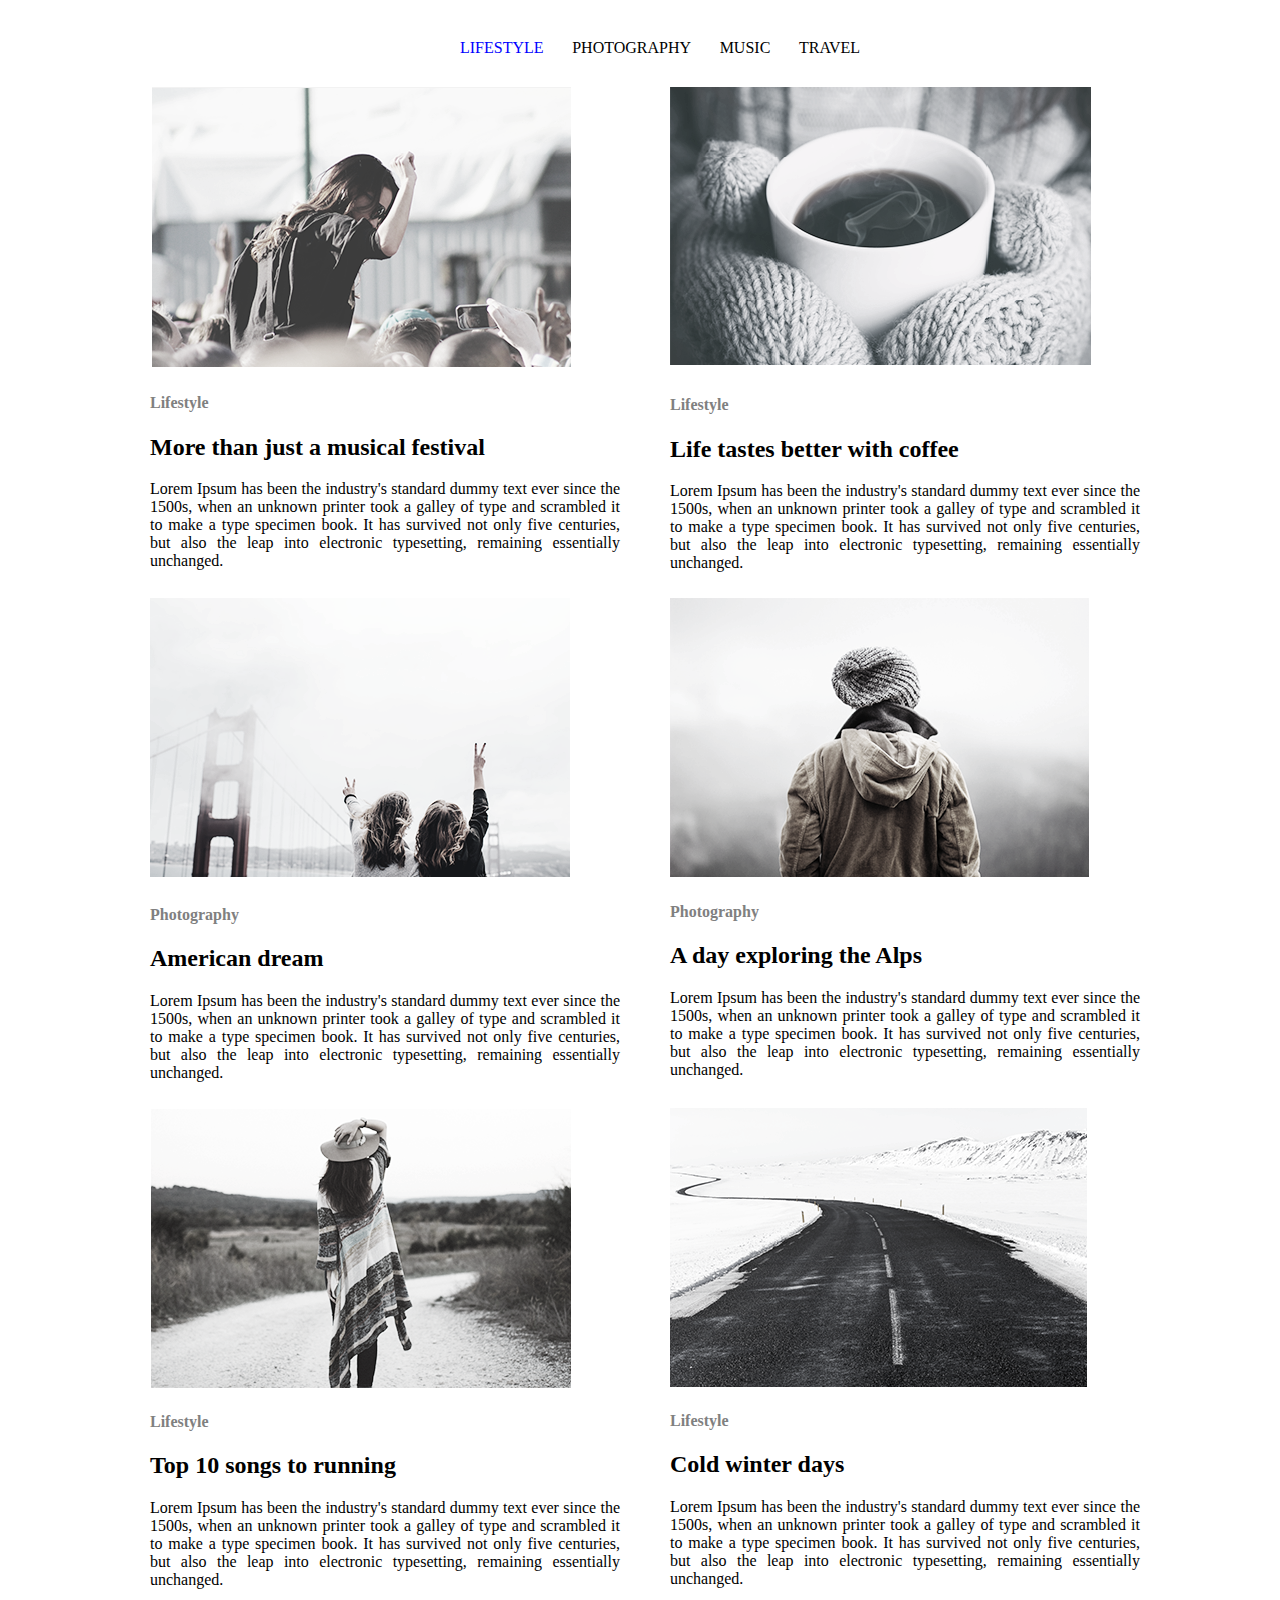
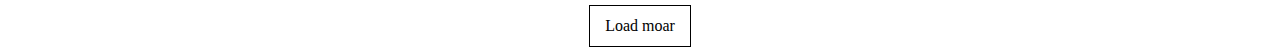
<file: homework-01-02/JournalPage.html>
<!DOCTYPE html>
<html lang="en">
<head>
    <meta charset="UTF-8">
    <title>Journal Page</title>
    <style>
        .AllArticlesConteiner {
            margin: auto;
            display: flex;
            width: 1040px;
            flex-wrap: wrap;
            flex-direction: row;
            background-color: white;

        }

        .ArticleContiner {
            width: 470px;
            margin-left: 30px;
            margin-right: 20px;
            background-color: white;
            margin-top: 10px;

            text-align: justify;

        }

        li {
            display: inline-block;
            height: 11px;
            padding: 5px 0 0 0px;
            margin: 10px;
        }

        .headerFlexContainer {
            margin-left: auto;
            margin-right: auto;
            width: 70%;
            display: flex;
            flex-direction: row;
            justify-content: space-between;
            list-style-type: "none";
        }


        .Button {
            margin: auto;
        }

        .btnwrap {
            width: 100%;
            display: none;
        }

        .header {
            width: 600px;
            display: flex;
            margin: auto;
            text-transform: uppercase;
        }

        .notCurrent {
            text-decoration: none;
            color: black;
        }

        .current {
            text-decoration: none;
            color: blue;
        }

        .btnCont {
            width: 100px;
            height: 40px;
            border: black;
            border-width: 1px;
            display: flex;
            border-style: solid;
            margin: auto;
            cursor: pointer;
        }

        .btnText {
            align-content: center;
            justify-content: center;
            margin: auto;
        }

        .ArticleTitleGrey{
            color: gray;
        }
        .ArticleTitle{

        }

        .ArticleText{

        }

    </style>
</head>
<body>

<header>
    <div class="header">
        <ul class="headerFlexContainer">
            <li class="menuFlexItem"><a href="#" class="current">Lifestyle</a></li>
            <li><a href="#" class="notCurrent">Photography</a></li>
            <li><a href="#" class="notCurrent">Music</a></li>
            <li><a href="#" class="notCurrent">Travel</a></li>
        </ul>
    </div>
</header>


<div class="AllArticlesConteiner">
    <div class="ArticleContiner">
        <img class="ArticleImage" src="img/Fest.png" alt="Fest">
        <h4 class="ArticleTitleGrey">Lifestyle</h4>
        <h2 class="ArticleTitle">More than just a musical festival</h2>
        <p class="ArticleText">Lorem Ipsum has been the industry's standard dummy text ever since
            the 1500s, when an unknown printer took a galley of type and scrambled it to make a type specimen book.
            It has survived not only five centuries, but also the leap into electronic typesetting,
            remaining essentially unchanged.</p>
    </div>

    <div class="ArticleContiner">
        <img class="ArticleImage" src="img/Coffee.png" alt="Coffee">
        <h4 class="ArticleTitleGrey">Lifestyle</h4>
        <h2 class="ArticleTitle">Life tastes better with coffee</h2>
        <p class="ArticleText">Lorem Ipsum has been the industry's standard dummy text ever since
            the 1500s, when an unknown printer took a galley of type and scrambled it to make a type specimen book.
            It has survived not only five centuries, but also the leap into electronic typesetting,
            remaining essentially unchanged.</p>
    </div>

    <div class="ArticleContiner">
        <img class="ArticleImage" src="img/Bridge.png" alt="Bridge">
        <h4 class="ArticleTitleGrey">Photography</h4>
        <h2 class="ArticleTitle">American dream</h2>
        <p class="ArticleText">Lorem Ipsum has been the industry's standard dummy text ever since
        the 1500s, when an
        unknown printer took a galley of type and scrambled it to make a type specimen book.
        It has survived not only five centuries, but also the leap into electronic typesetting,
        remaining essentially unchanged.</p>
    </div>


    <div class="ArticleContiner">
        <img class="ArticleImage" src="img/Man.png" alt="Guy">
        <h4 class="ArticleTitleGrey">Photography</h4>
        <h2 class="ArticleTitle">A day exploring the Alps</h2>
        <p class="ArticleText">Lorem Ipsum has been the industry's standard dummy text ever since the
        1500s, when an unknown printer took a galley of type and scrambled it to make a type specimen book.
        It has survived not only five centuries, but also the leap into electronic typesetting,
        remaining essentially unchanged.</p>

    </div>

    <div class="ArticleContiner">
        <img class="ArticleImage" src="img/Hat.png" alt="SummerHat">
        <h4 class="ArticleTitleGrey">Lifestyle</h4>
        <h2 class="ArticleTitle">Top 10 songs to running</h2>
        <p class="ArticleText">Lorem Ipsum has been the industry's standard dummy text ever since the
        1500s, when an unknown printer took a galley of type and scrambled it to make a type specimen book.
        It has survived not only five centuries, but also the leap into electronic typesetting,
        remaining essentially unchanged.</p>
    </div>

    <div class="ArticleContiner">
        <img class="ArticleImage" src="img/Road.png" alt="Road">
        <h4 class="ArticleTitleGrey">Lifestyle</h4>
        <h2 class="ArticleTitle">Cold winter days</h2>
        <p class="ArticleText">Lorem Ipsum has been the industry's standard dummy text ever
        since the 1500s, when an unknown printer took a galley of type and scrambled it to make a type specimen book.
        It has survived not only five centuries, but also the leap into electronic typesetting,
        remaining essentially unchanged.</p>

    </div>


</div>
<footer>
    <div class="btnCont">
        <div class="btnText">Load moar</div>
    </div>
</footer>
</body>
</html>
</file>
<file: homework-03/styles/journal.css>
*{
    margin: 0;
    padding: 0;
    box-sizing: border-box;
    font-family: 'Playfair Display', serif;
}
.wrapper{
    width: 1200px;
    margin: 0 auto 0 ;
}
.header{
    width: 1000px;
    margin: 50px auto;
    text-transform: uppercase;
}
.menuFlexItem{
    list-style-type: none;
    display: inline-block;
    text-align: center;
    margin: auto;
    width: 24%;
}

.current {
    text-decoration: none;
    color: blue;
}

.notCurrent {
    text-decoration: none;
    color: black;
}

.AllArticlesConteiner{
    width: 100%;
    display: inline-block;
    height: auto;
}
.ArticleContiner{
    width: 400px;
    margin: auto;
    display: block;
}

.ArticleItem{
    width: 49%;
    display: inherit;
}
.ArticleImage{
    width: 400px;
}
.ArticleTitleGrey{
    margin: 32px 0 42px 0;
    color: #cccccc;
    font-family: Myriad Pro, Arial, Helvetica, sans-serif;
}
.ArticleTitle{
    margin: 0 0 47px 0;
    color: #626262;
    font-family: Myriad Pro, Arial, Helvetica, sans-serif;
}
.ArticleText{
    margin: 0 0 130px 0;
    font-family: Myriad Pro, Arial, Helvetica, sans-serif;
    color: #8c8c8c;

}
.btnCont{
    width: 100px;
    height: 40px;
    border: black;
    border-width: 1px;
    border-style: solid;
    margin: 0 auto 68px;

}
.btnText{
    display: block;
    text-align: center;
    font-family: Myriad Pro, Arial, Helvetica, sans-serif;
    color: #626262;
    margin-top: 10%;
}
.botImage{
    width: 350px;
}
</file>
<file: homework-04/styles/storeCss.css>
*{
    margin: 0;
    padding: 0;
    box-sizing: border-box;
    font-family: 'Myriad Pro', serif;
}
.wrapper{
    width: 1110px;
    margin: 0 auto 0;
    text-transform: uppercase;
}
.header{
    width: 1110px;
    margin: 43px 0 110px ;
    font-size: 18px;
    }
a{
    text-decoration: none;
    color: #515151;
}

.logo{
    font-family: 'Roboto', sans-serif;
    display: block;
    font-size: 30px;
    font-weight: lighter;
    float: left;
}
.logo::first-letter{
    color: #1abc9c;
    font-weight: bold;
}
ul{
    list-style-type: none;
    float: right;
}
li.menuItem{
    font-family: 'Open Sans', sans-serif;
    font-weight: bold;
    display: inline;
    padding-right: 34px;
}

li.menuItem:last-child{
    padding-right: 0;
}
li.menuItem:hover > a{
    color: #1abc9c;
}
.clearfix::after {
    content: " ";
    display: table;
    clear: both;
}
h2{
    width: 600px;
    display: block;
   text-align: center;
    font-family: 'Roboto', sans-serif;
    font-weight: bolder;
    margin-bottom: 135px;
    font-size: 48px;
    color: #555252;
    margin: auto;
}
h2::after{

    display: block;
    content: '\A';
    background-color: #1abc9c;
    margin: 34px auto 92px;
    width: 160px;
    height: 10px;
}
.products{
    display: block;
    width: 1140px;
    margin: auto;
}
.productItem{
    font-size: 18px;
    font-family: Roboto black;
    display: block;
    width: 255px;
    height: 323px;
    float: left;
    margin: 4px 30px 34px 0;
}
.imageItem{
    width: 255px;
    height: 282px;
    display: block;
}
.productItem1{

    font-weight: bold;
    float: right;
    display: block;
}
.botArticleContainer{
    display: block;
    width: 1110px;
    text-transform: capitalize;
}
.textBot{
    font-family: 'Open Sans', sans-serif;
    font-weight: normal;
    color: #515151;
}


nav{
    margin-left: 480px;
}
.article:last-child{
    padding-right: 0;
    margin-right: 0;
    margin-top: -15px;
}
h4{
    font-family: 'Open Sans', sans-serif;
    font-weight: bold;
    font-size: 18px;
    color: #555252;
}
h4::after{
    display: block;
    content: '';
    background-color: #1abc9c;
    margin: 16px 0 30px;
    width: 137px;
    height: 3px;
    line-height: 20px;
}
.button{
    width: 160px;
    height: 50px;
    margin: 17px 0 20px;

    background-color: #1abc9c;
    border: 2px solid #1abc9c;
    border-radius: 5%;
    text-align: center;
    line-height: 35px;
}
.productsName{
    font-family: 'Roboto', sans-serif;
    font-weight: bold;
    display: block;
    width: 200px;
    height: 40px;
    float: left;
    background-color: #515151;
    color: #ffffff;
    text-align: center;
    padding-top: 4%;

}
.clearfix::after{
    content: " ";
    display: table;
    clear: both;
}
.price{
    font-family: 'Roboto', sans-serif;
    font-weight: bold;
    display: inline-block;
    height: 40px;
    width: 55px;
    float: left;
    background-color: #515151;
    opacity: 0.5;
    color: #ffffff;
    padding-top: 4%;
    text-align: center;
}
.productItem:hover>.price {
    background-color: #1abc9c;
    opacity: 0.5;
}
.productItem:hover>.productsName{
    background-color: #1abc9c;
}
.botItem{
    display: block;
    float: left;
    width: 370px;
    padding-right: 30px;
}
.clearfix::after{
    content: " ";
    display: table;
    clear: both;
}
.botItem:last-child{
    margin-right: 0;
}
.botImage{
    display: block;
    max-width: 100%;
    height: auto;
    width: 370px;
    margin-bottom: 18px;
}
.button{
    font-family: Open Sans, sans-serif;
    font-weight: lighter;
    font-size: 16px;
    color: white;
    cursor: pointer;

}
.textBot{
    font-family: 'Open Sans', sans-serif;
    font-weight: normal;
    color: #515151;
}
.storeItem{
    float: left;
}
.botArticle{
    float: left;
}
</file>
<file: homework-05/styles/storeInet.css>
*{
    margin: 0;
    padding: 0;
    box-sizing: border-box;
    text-transform: uppercase;
}

body{
    text-align: center;
    background-color: #e9f0fd;
}
.header{
    width: 1110px;
    margin-top: 40px;
}
a{
    text-decoration: none;
    color: #515151;
}

.logo{
    font-family: 'Roboto', sans-serif;
    display: block;
    font-size: 30px;
    font-weight: lighter;
    float: left;
}
.logo::first-letter{
    color: #1abc9c;
    font-weight: bold;
}
ul{
    list-style-type: none;
    float: right;
}
li.menuItem{
    font-family: 'Open Sans', sans-serif;
    font-weight: bold;
    display: inline;
    padding-right: 34px;
}

li.menuItem:last-child{
    padding-right: 0;
}
li.menuItem:hover > a{
    color: #1abc9c;
}
.clearfix::after {
    content: " ";
    display: table;
    clear: both;
}
h2{
    width: 600px;
    display: block;
    text-align: center;
    font-family: 'Roboto', sans-serif;
    font-weight: bolder;
    margin-bottom: 135px;
    font-size: 48px;
    color: #555252;
    margin: auto;
}
h2::after{

    display: block;
    content: '\A';
    background-color: #1abc9c;
    margin: 34px auto 92px;
    width: 160px;
    height: 10px;
}
nav{
    margin-left: 480px;
}
.productItem{
    position: relative;
    font-size: 18px;
    font-family: Roboto black;
    display: block;
    width: 255px;
    height: 323px;
    float: left;
    margin: 4px 30px 34px 0;
}
.imageItem{
    width: 255px;
    height: 282px;
    display: block;
}
.productItem:last-child{
    margin-right: 0;
    padding-right: 0;
}
.productsName{
    font-family: 'Roboto', sans-serif;
    font-weight: bold;
    display: block;
    width: 200px;
    height: 40px;
    float: left;
    background-color: #515151;
    color: #ffffff;
    text-align: center;
    padding-top: 4%;

}
.price{
    font-family: 'Roboto', sans-serif;
    font-weight: bold;
    display: inline-block;
    height: 40px;
    width: 55px;
    float: left;
    background-color: #515151;
    opacity: 0.5;
    color: #ffffff;
    padding-top: 4%;
    text-align: center;
}
.productItem:hover>.price {
    background-color: #1abc9c;
    opacity: 0.5;
}
.productItem:hover>.productsName{
    background-color: #1abc9c;
}
.products{
    width: 1110px;
}
.overlayBackground{
    content: '';
    position: absolute;
    width: 255px;
    height: 282px;
    border-width: 10px;
    border-color: rgb(255, 255, 255);
    border-style: solid;
    background-color: rgb(0, 0, 0);
    opacity: 0;

}


.overlayContainer{

}

.overlayContainer:hover .overlayBackground {
    opacity: 0.549;
    background-color: black;
}

.overlayContainer:hover .overlayContent {
    opacity: 1;
}

.overlayContent{
font-size: 14px;
    color: #ffffff;
    position: absolute;
    opacity: 0;
}

.banner{
    width: 1600px;
}
.botContent{
    width: 100%;
    height: 90px;
    background-color: #323232;
    display: inline-block;
    text-align: center;

}
.contactInformation{
    text-transform: none;
    width: 1110px;
    text-align: center;
    font-family: "Open Sans", sans-serif;
    font-size: 16px;
    color: #ffffff;
    display: inline-block;
    line-height: 5;
}
.contextSite{
    margin-left: 0px;
}
.Item{
    width: 1110px;

}
.iconBord{
    display: block;
    width: 50px;
    height: 50px;
    border-width: 1px;
    border-color: rgb(255, 255, 255);
    border-style: solid;
    float: left;
    margin-top: 100px;
    margin-bottom: 8px;
    margin-right: 8px;
    font-size: 34px;
    text-align: center;
    line-height: 50px;
}
.iconBord:first-child{
    margin-left: 50px;
}
.iconBord:last-child{
    margin-right: 35px;
}
.iconBig{
    display: block;
    width: 165px;
    height: 50px;
    border-width: 1px;
    border-color: rgb(255, 255, 255);
    border-style: solid;
    background-color: rgb(50, 50, 50);
    float: left;
    margin: 0 50px;
    text-align: center;
    line-height: 50px;
    font-size: 20px;

}
.iconBord:hover{
    background-color: #1abc9c;
    border: #1abc9c;
}
.iconBig:hover{
    background-color: #1abc9c;
    border: #1abc9c;
}
.wrapperHeader{
    background-color: white;
    display: inline-block;
    width: 100%;
}
.containerHeader, .containerMain{
    width: 1110px;
    margin: 0 auto 20px;
}
.containerBan, .containerBottom{
    margin-top: 100px;
}
.mainFooterContainer{
    text-align: center;
    margin-top: 100px;

    width: 100%;
    height: 90px;
    background-color: #323232;
    display: inline-block;
    text-align: center;


}
.wrapperMain{
    background-color: #e9f0fd;
    width: 1110px;
    margin: 50px auto;
}
.containerBan{
    background-size: cover;
    min-height: 600px;
    background-image: url("../img/slide4.png");
    width: 100%;
    margin-top: -1px;
    padding-top: 100px;
}
.bannerLink{
    font-family: "Roboto Black", sans-serif;
    font-size: 60px;
    color: white;
    padding-top: 150px;
}
.bannerText{
    font-family: "Roboto Light", sans-serif;
    font-size: 24px;
    color: white;
    padding-top: 28px;
}
.buttonLeft::before{
    content: "\2039";
    color: #ffffff;
    font-size: 100px;
    text-align: center;

}
.buttonRight::after{
    content: "\203a";
    color: #ffffff;
    font-size: 100px;
    text-align: center;
    padding-bottom: 20px;
}
.buttonLeft, .buttonRight{
    display: inline-block;
    height: 104px;
    width: 104px;
    background-color: #1abc9c;
    line-height: 84px;
}

.buttonLeft {
    margin-right: 100px;
}

.buttonRight {
    margin-left: 100px;
}

.containerBannerText{
    display: inline-block;
    text-align: left;
}
.nameDesigner{
    text-transform: none;
    color: #1abc9c;
}
.wrapperBottom{
    width: 1600px;
}
.clothes{
    background-color: #e9f0fd;
}
</file>
<file: homework-07/styles/main.css>
@import "general.css";
@import "header.css";
@import "services.css";
@import "footer.css";
@import "fonts.css";
</file>
<file: homework-08/styles/main.css>
@import "general.css";
@import "header.css";
@import "fonts.css";
@import "team.css";
@import "media.css";
@import "normalize.css";
</file>
<file: homework-09/styles/main.css>
@import "bootstrap.min.css";
@import "fonts.css";
@import "general.css";
@import "header.css";
@import "team.css";
@import "media.css";
</file>
